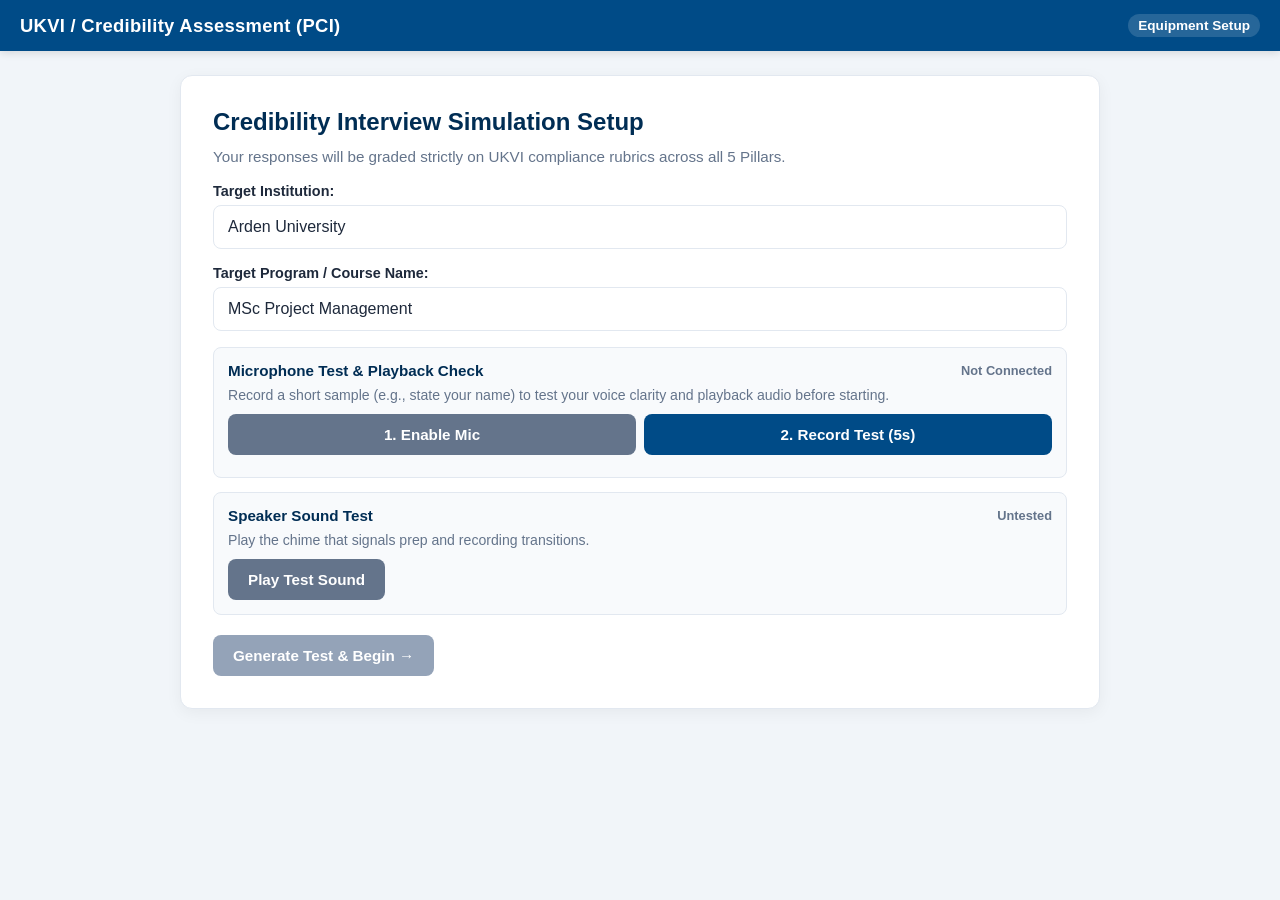
<file: Mock.html>
<!DOCTYPE html>
<html lang="en">
<head>
  <meta charset="UTF-8" />
  <meta name="viewport" content="width=device-width, initial-scale=1.0, maximum-scale=1.0, user-scalable=no" />
  <title>UKVI / PCI AI Mock Assessment & Compliance Evaluator</title>
  <style>
    :root {
      --primary: #004b87;
      --primary-dark: #002d54;
      --accent: #e35205;
      --card-bg: #ffffff;
      --text-main: #1e293b;
      --text-muted: #64748b;
      --success: #10b981;
      --warning: #f59e0b;
      --danger: #ef4444;
      --border: #e2e8f0;
      --font-family: -apple-system, BlinkMacSystemFont, "Segoe UI", Roboto, Helvetica, Arial, sans-serif;
    }

    * {
      box-sizing: border-box;
      margin: 0;
      padding: 0;
      font-family: var(--font-family);
      -webkit-tap-highlight-color: transparent;
    }

    body {
      background: #f1f5f9;
      color: var(--text-main);
      min-height: 100vh;
      display: flex;
      flex-direction: column;
      overflow-x: hidden;
    }

    header {
      background: var(--primary);
      color: #fff;
      padding: 14px 20px;
      display: flex;
      justify-content: space-between;
      align-items: center;
      box-shadow: 0 2px 8px rgba(0,0,0,0.12);
      position: sticky;
      top: 0;
      z-index: 100;
    }

    .brand-title {
      font-size: 1rem;
      font-weight: 700;
      letter-spacing: 0.3px;
      white-space: nowrap;
      overflow: hidden;
      text-overflow: ellipsis;
      max-width: 60%;
    }

    .header-timer {
      font-size: 0.85rem;
      font-weight: 600;
      background: rgba(255,255,255,0.15);
      padding: 4px 10px;
      border-radius: 20px;
      white-space: nowrap;
    }

    .container {
      max-width: 960px;
      margin: 16px auto;
      padding: 0 12px;
      width: 100%;
      flex: 1;
    }

    .card {
      background: var(--card-bg);
      border-radius: 12px;
      box-shadow: 0 4px 16px rgba(0,0,0,0.05);
      border: 1px solid var(--border);
      padding: 20px 16px;
    }

    @media (min-width: 768px) {
      .card {
        padding: 32px;
      }
      .brand-title {
        font-size: 1.15rem;
        max-width: none;
      }
      .container {
        margin: 24px auto;
        padding: 0 20px;
      }
    }

    .screen {
      display: none;
    }
    .screen.active {
      display: block;
    }

    h1, h2, h3 {
      color: var(--primary-dark);
      margin-bottom: 10px;
      font-size: 1.25rem;
    }
    @media (min-width: 768px) {
      h1, h2, h3 { font-size: 1.5rem; }
    }

    p {
      color: var(--text-muted);
      line-height: 1.5;
      margin-bottom: 14px;
      font-size: 0.95rem;
    }

    .btn {
      background: var(--primary);
      color: #fff;
      border: none;
      padding: 12px 20px;
      font-size: 0.95rem;
      font-weight: 600;
      border-radius: 8px;
      cursor: pointer;
      display: inline-flex;
      align-items: center;
      justify-content: center;
      gap: 8px;
      transition: background 0.2s, opacity 0.2s;
      width: 100%;
      text-align: center;
    }
    @media (min-width: 768px) {
      .btn { width: auto; }
    }

    .btn:disabled {
      background: #94a3b8;
      cursor: not-allowed;
    }

    .btn:hover:not(:disabled) {
      background: var(--primary-dark);
    }

    .btn-secondary {
      background: #64748b;
    }
    .btn-secondary:hover:not(:disabled) {
      background: #475569;
    }

    .form-group {
      margin-bottom: 16px;
    }

    label {
      display: block;
      font-weight: 700;
      margin-bottom: 6px;
      color: var(--text-main);
      font-size: 0.9rem;
    }

    input[type="text"] {
      width: 100%;
      padding: 12px 14px;
      border: 1px solid var(--border);
      border-radius: 8px;
      font-size: 1rem;
      background: #fff;
      color: var(--text-main);
      outline: none;
      -webkit-appearance: none;
    }

    input[type="text"]:focus {
      border-color: var(--primary);
      box-shadow: 0 0 0 3px rgba(0,75,135,0.1);
    }

    .check-step-card {
      border: 1px solid var(--border);
      border-radius: 8px;
      padding: 14px;
      margin-bottom: 14px;
      background: #f8fafc;
    }

    .check-step-header {
      display: flex;
      justify-content: space-between;
      align-items: center;
      margin-bottom: 6px;
      font-weight: 700;
      color: var(--primary-dark);
      font-size: 0.95rem;
    }

    .mic-indicator-bar-container {
      width: 100%;
      height: 12px;
      background: #e2e8f0;
      border-radius: 6px;
      overflow: hidden;
      margin-top: 8px;
    }

    .mic-indicator-bar {
      height: 100%;
      width: 0%;
      background: var(--success);
      transition: width 0.08s ease;
    }

    .exam-nav {
      display: flex;
      justify-content: space-between;
      align-items: center;
      border-bottom: 2px solid var(--border);
      padding-bottom: 10px;
      margin-bottom: 14px;
      flex-wrap: wrap;
      gap: 6px;
    }

    .q-indicator {
      font-size: 0.85rem;
      font-weight: 700;
      color: var(--primary);
      background: #e0f2fe;
      padding: 4px 10px;
      border-radius: 6px;
    }

    .q-category {
      font-size: 0.75rem;
      font-weight: 600;
      text-transform: uppercase;
      color: #64748b;
    }

    .set-tag {
      font-size: 0.7rem;
      background: #e2e8f0;
      color: #475569;
      padding: 2px 6px;
      border-radius: 4px;
      font-weight: 600;
      margin-left: 6px;
    }

    .instruction-banner {
      font-weight: 500;
      font-size: 0.88rem;
      color: #475569;
      margin-bottom: 12px;
      line-height: 1.4;
    }

    .q-text-box {
      background: #f8fafc;
      border-left: 4px solid var(--primary);
      padding: 14px;
      border-radius: 0 8px 8px 0;
      margin-bottom: 16px;
      font-size: 1.05rem;
      font-weight: 600;
      color: #0f172a;
      line-height: 1.4;
    }
    @media (min-width: 768px) {
      .q-text-box { font-size: 1.2rem; padding: 18px; }
    }

    .status-panel {
      border: 1px solid var(--border);
      background: #ffffff;
      border-radius: 8px;
      padding: 14px;
      margin-bottom: 16px;
      display: flex;
      flex-direction: column;
      gap: 10px;
    }

    .status-header {
      display: flex;
      justify-content: space-between;
      align-items: center;
      font-weight: 700;
      font-size: 0.95rem;
    }

    .status-badge {
      display: flex;
      align-items: center;
      gap: 8px;
    }

    .pulse-dot {
      width: 10px;
      height: 10px;
      border-radius: 50%;
      background: var(--text-muted);
    }
    .pulse-dot.prep {
      background: var(--warning);
      animation: pulse 1s infinite;
    }
    .pulse-dot.recording {
      background: var(--danger);
      animation: pulse 0.7s infinite;
    }
    .pulse-dot.finished {
      background: var(--success);
    }

    @keyframes pulse {
      0% { opacity: 0.4; transform: scale(0.9); }
      50% { opacity: 1; transform: scale(1.1); }
      100% { opacity: 0.4; transform: scale(0.9); }
    }

    .progress-bar-container {
      width: 100%;
      height: 8px;
      background: #e2e8f0;
      border-radius: 4px;
      overflow: hidden;
    }

    .progress-bar {
      height: 100%;
      width: 0%;
      background: var(--primary);
      transition: width 0.1s linear;
    }

    .progress-bar.recording {
      background: var(--danger);
    }

    .transcript-box {
      background: #f8fafc;
      border: 1px solid var(--border);
      border-radius: 8px;
      padding: 12px;
      margin-bottom: 16px;
      min-height: 80px;
      max-height: 150px;
      overflow-y: auto;
      font-size: 0.95rem;
      color: #1e293b;
      line-height: 1.5;
    }

    .controls-row {
      display: flex;
      flex-direction: column;
      gap: 10px;
    }
    @media (min-width: 768px) {
      .controls-row {
        flex-direction: row;
        justify-content: space-between;
        align-items: center;
      }
    }

    /* EVALUATION RESULTS STYLING */
    .verdict-banner {
      padding: 16px;
      border-radius: 8px;
      margin-bottom: 20px;
      display: flex;
      flex-direction: column;
      gap: 10px;
      color: #fff;
    }
    @media (min-width: 768px) {
      .verdict-banner {
        flex-direction: row;
        align-items: center;
        justify-content: space-between;
        padding: 20px;
      }
    }
    .verdict-pass {
      background: linear-gradient(135deg, #059669, #10b981);
    }
    .verdict-borderline {
      background: linear-gradient(135deg, #d97706, #f59e0b);
    }
    .verdict-fail {
      background: linear-gradient(135deg, #b91c1c, #ef4444);
    }

    .auto-fail-box {
      background: #fef2f2;
      border: 2px solid #ef4444;
      border-radius: 8px;
      padding: 14px;
      margin-bottom: 20px;
      color: #991b1b;
      font-size: 0.9rem;
    }

    .rubric-grid {
      display: grid;
      grid-template-columns: 1fr;
      gap: 12px;
      margin: 16px 0;
    }
    @media (min-width: 640px) {
      .rubric-grid {
        grid-template-columns: repeat(auto-fit, minmax(260px, 1fr));
        gap: 16px;
      }
    }

    .rubric-card {
      border: 1px solid var(--border);
      border-radius: 8px;
      padding: 14px;
      background: #f8fafc;
    }

    .rubric-header {
      display: flex;
      justify-content: space-between;
      align-items: center;
      margin-bottom: 6px;
      font-weight: 700;
    }

    .pill-pass {
      background: #dcfce7;
      color: #15803d;
      padding: 2px 6px;
      border-radius: 4px;
      font-size: 0.7rem;
      font-weight: 700;
      text-transform: uppercase;
    }
    .pill-borderline {
      background: #fef3c7;
      color: #b45309;
      padding: 2px 6px;
      border-radius: 4px;
      font-size: 0.7rem;
      font-weight: 700;
      text-transform: uppercase;
    }
    .pill-fail {
      background: #fee2e2;
      color: #b91c1c;
      padding: 2px 6px;
      border-radius: 4px;
      font-size: 0.7rem;
      font-weight: 700;
      text-transform: uppercase;
    }

    .eval-card {
      border: 1px solid var(--border);
      border-radius: 8px;
      padding: 14px;
      margin-bottom: 14px;
      background: #fff;
    }

    .eval-card-header {
      display: flex;
      justify-content: space-between;
      align-items: flex-start;
      margin-bottom: 8px;
      font-weight: 700;
      flex-wrap: wrap;
      gap: 6px;
      font-size: 0.9rem;
    }

    .subtier-badge {
      font-size: 0.78rem;
      color: #475569;
      background: #f1f5f9;
      padding: 4px 8px;
      border-radius: 4px;
      margin-top: 6px;
      display: inline-block;
      line-height: 1.4;
    }

    .benchmark-box {
      background: #f0fdf4;
      border-left: 4px solid var(--success);
      padding: 10px;
      font-size: 0.85rem;
      color: #166534;
      margin-top: 10px;
      border-radius: 0 4px 4px 0;
      line-height: 1.4;
    }

    audio {
      margin-top: 8px;
      width: 100%;
      height: 36px;
    }

    .results-btn-group {
      display: flex;
      flex-direction: column;
      gap: 10px;
      margin-top: 20px;
    }
    @media (min-width: 768px) {
      .results-btn-group {
        flex-direction: row;
      }
    }
  </style>
</head>
<body>

  <header>
    <div class="brand-title" id="header-title">UKVI / Credibility Assessment (PCI)</div>
    <div class="header-timer" id="global-status">Equipment Setup</div>
  </header>

  <div class="container">
    <div class="card">

      <!-- STEP 1: Institution & Audio Authorization Setup -->
      <div id="screen-setup" class="screen active">
        <h2>Credibility Interview Simulation Setup</h2>
        <p>Your responses will be graded strictly on UKVI compliance rubrics across all 5 Pillars.</p>

        <div class="form-group">
          <label for="university-input">Target Institution:</label>
          <input type="text" id="university-input" value="Arden University" placeholder="e.g. Arden University" />
        </div>

        <div class="form-group">
          <label for="course-input">Target Program / Course Name:</label>
          <input type="text" id="course-input" value="MSc Project Management" placeholder="e.g. MSc Data Analytics" />
        </div>

        <!-- Mic Check & Playback Test -->
        <div class="check-step-card">
          <div class="check-step-header">
            <span>Microphone Test & Playback Check</span>
            <span id="mic-status-badge" style="color: var(--text-muted); font-size: 0.8rem;">Not Connected</span>
          </div>
          <p style="font-size: 0.88rem; margin-bottom: 8px;">Record a short sample (e.g., state your name) to test your voice clarity and playback audio before starting.</p>
          
          <div style="display: flex; gap: 8px; flex-wrap: wrap; margin-bottom: 8px;">
            <button class="btn btn-secondary" id="grant-mic-btn" onclick="requestMicPermission()" style="flex:1;">1. Enable Mic</button>
            <button class="btn btn-secondary" id="test-record-btn" disabled onclick="toggleTestRecording()" style="flex:1; background: var(--primary);">2. Record Test (5s)</button>
          </div>
          
          <div class="mic-indicator-bar-container" id="mic-meter-wrapper" style="display: none;">
            <div class="mic-indicator-bar" id="mic-meter"></div>
          </div>

          <div id="playback-container" style="display: none; margin-top: 10px;">
            <p style="font-size: 0.82rem; margin-bottom: 4px; color: var(--primary-dark); font-weight: 600;">3. Listen to your recorded test audio:</p>
            <audio id="test-audio-playback" controls></audio>
          </div>
        </div>

        <!-- Speaker Check -->
        <div class="check-step-card">
          <div class="check-step-header">
            <span>Speaker Sound Test</span>
            <span id="sound-status-badge" style="color: var(--text-muted); font-size: 0.8rem;">Untested</span>
          </div>
          <p style="font-size: 0.88rem; margin-bottom: 8px;">Play the chime that signals prep and recording transitions.</p>
          <button class="btn btn-secondary" onclick="testSpeakerSound()">Play Test Sound</button>
        </div>

        <div style="margin-top: 20px;">
          <button class="btn" id="start-exam-btn" disabled onclick="startInterview()">Generate Test & Begin &rarr;</button>
        </div>
      </div>

      <!-- STEP 2: Unified Interview Viewport -->
      <div id="screen-exam" class="screen">
        <div class="exam-nav">
          <span class="q-indicator" id="q-number-display">Question 1 of 10</span>
          <div>
            <span class="q-category" id="q-category-display">Category</span>
            <span class="set-tag" id="q-set-display">Set 1</span>
          </div>
        </div>

        <div class="instruction-banner">
          Read the question. You have 8 seconds to prepare. When recording starts, speak clearly into your mobile microphone.
        </div>

        <div class="q-text-box" id="q-text-display">Question loading...</div>

        <div class="status-panel">
          <div class="status-header">
            <div class="status-badge">
              <div class="pulse-dot" id="status-dot"></div>
              <span id="status-label">Preparation Time</span>
            </div>
            <div id="countdown-text" style="font-family: monospace; font-size: 1.1rem;">00:08</div>
          </div>
          <div class="progress-bar-container">
            <div class="progress-bar" id="status-progress"></div>
          </div>
        </div>

        <div style="font-weight: 600; font-size: 0.82rem; color: #64748b; margin-bottom: 4px;">Live Audio Transcription:</div>
        <div class="transcript-box" id="live-transcript">
          <span style="color: #94a3b8; font-style: italic;">Your spoken answer will appear here live...</span>
        </div>

        <div class="controls-row">
          <button class="btn btn-secondary" onclick="skipPreparation()" id="skip-prep-btn">Skip Prep & Start</button>
          <button class="btn" onclick="submitAndNext()" id="next-btn">Next Question &rarr;</button>
        </div>
      </div>

      <!-- STEP 3: Evaluation & Rubric Diagnostic Report -->
      <div id="screen-results" class="screen">
        <h2>PCI Credibility Assessment Outcome</h2>
        <p>Comprehensive performance review based on UKVI compliance standards.</p>

        <!-- Final Verdict Banner -->
        <div id="final-verdict-banner" class="verdict-banner">
          <div>
            <h3 id="verdict-title" style="color: #fff; margin: 0 0 4px 0; font-size: 1.1rem;">INTERVIEW VERDICT</h3>
            <p id="verdict-desc" style="color: rgba(255,255,255,0.9); margin: 0; font-size: 0.88rem;">Assessing performance...</p>
          </div>
          <div style="font-size: 2rem; font-weight: 800;" id="verdict-score">0%</div>
        </div>

        <!-- Automatic Fail Trigger Box -->
        <div id="auto-fail-container" class="auto-fail-box" style="display: none;">
          <h4 style="margin-bottom: 4px; font-size: 0.95rem;">🚨 Automatic Fail / Compliance Refusal Triggered</h4>
          <ul id="auto-fail-reasons" style="padding-left: 18px; font-size: 0.85rem; line-height: 1.4;"></ul>
        </div>

        <!-- 5 Pillars Breakdown Grid -->
        <h3 style="margin-top: 20px; font-size: 1.1rem;">5 Core Evaluation Pillars</h3>
        <div class="rubric-grid" id="rubric-pillars-grid"></div>

        <h3 style="margin-top: 24px; font-size: 1.1rem;">Detailed Question Breakdown</h3>
        <div id="evaluation-list"></div>

        <div class="results-btn-group">
          <button class="btn" onclick="restartTest()">Retake New Test</button>
          <button class="btn btn-secondary" onclick="window.print()">Print / Save PDF</button>
        </div>
      </div>

    </div>
  </div>

  <script>
    const QUESTION_SETS = {
      1: [
        {
          num: 1,
          pillarId: 1,
          category: "Academic Intent",
          question: "What primary academic and professional factors motivated your decision to pursue higher education in the United Kingdom rather than in your home country or other global destinations?",
          passKeywords: ["one-year", "1 year", "master", "globally recognized", "curriculum", "fast-track", "career progression", "roi", "quality"],
          borderlineKeywords: ["ranking", "good country", "english", "better education", "reputation"],
          failKeywords: ["earn money", "settle", "work permit", "migrate", "stay there"],
          modelAnswer: "The UK offers an intensive, globally recognized one-year postgraduate degree compared to multi-year programs elsewhere. It combines academic rigor with industry-led frameworks, allowing me to accelerate my career progression and achieve a faster return on investment."
        },
        {
          num: 2,
          pillarId: 2,
          category: "Institutional Choice",
          question: "What specific institutional attributes led you to prioritize {university} over other higher education providers you evaluated?",
          passKeywords: ["facilities", "faculty", "flexible", "curriculum", "support", "tuition value", "accreditation", "compared"],
          borderlineKeywords: ["ranking", "good", "friend recommended", "nice university"],
          failKeywords: ["agent chose", "agent told me", "easy admission"],
          modelAnswer: "I chose {university} due to its career-focused pedagogy, industry-aligned syllabus, dedicated academic support, and competitive tuition value compared to other UK institutions I evaluated."
        },
        {
          num: 3,
          pillarId: 2,
          category: "Curriculum Alignment",
          question: "How does the structure and academic curriculum of your chosen program align with your professional learning objectives?",
          passKeywords: ["modules", "syllabus", "credits", "project", "frameworks", "practical", "strategy", "dissertation"],
          borderlineKeywords: ["study hard", "learn business", "gain knowledge"],
          failKeywords: ["don't know", "haven't checked", "agent decided"],
          modelAnswer: "The curriculum of {course} is structured around core practical modules that directly address industry skill demands, bridging my foundational knowledge with advanced methodologies required for senior roles."
        },
        {
          num: 4,
          pillarId: 3,
          category: "Funding & Sponsorship",
          question: "How do you intend to fund your tuition fees and living expenses, and could you outline the occupation and annual income of your financial sponsor?",
          passKeywords: ["pounds", "£", "tuition", "sponsor", "annual income", "occupation", "savings", "bank", "28 days", "funds"],
          borderlineKeywords: ["family", "father", "money is ready", "loan"],
          failKeywords: ["work part time to pay tuition", "part-time job", "will find job to pay", "don't know the fees"],
          modelAnswer: "My tuition fees and maintenance expenses are fully covered by my primary sponsor, who works as a senior professional with an annual income that comfortably supports my studies, held in an official bank account fulfilling UKVI 28-day holding rules."
        },
        {
          num: 5,
          pillarId: 3,
          category: "Accommodation Strategy",
          question: "What specific accommodation arrangements have you secured for your stay, and how will this environment support your academic focus and personal well-being?",
          passKeywords: ["student accommodation", "halls", "rent", "bills", "location", "commute", "private apartment", "deposit", "quiet"],
          borderlineKeywords: ["stay with friends", "hotel", "will search later"],
          failKeywords: ["no idea", "anywhere", "don't have place"],
          modelAnswer: "I have arranged accommodation near the campus with dedicated quiet study zones and high-speed internet, ensuring a secure living space with minimal commute time to maximize my academic focus."
        },
        {
          num: 6,
          pillarId: 5,
          category: "Time Management",
          question: "What systematic time-management techniques will you utilize to effectively balance your academic workload with personal responsibilities?",
          passKeywords: ["time-blocking", "planner", "prioritization", "deadlines", "hours", "schedule", "independent study"],
          borderlineKeywords: ["hard work", "focus", "manage well"],
          failKeywords: ["no plan", "free time"],
          modelAnswer: "I utilize digital planning tools and time-blocking techniques to allocate 35-40 hours weekly for lectures and independent research, prioritizing assessment milestones well in advance."
        },
        {
          num: 7,
          pillarId: 4,
          category: "Long-Term Career Pathways",
          question: "What are your defined career goals following graduation, and how does this specific qualification facilitate that trajectory?",
          passKeywords: ["return", "home country", "manager", "consultant", "firm", "role", "salary", "progression", "5 years"],
          borderlineKeywords: ["get a job", "work hard", "good salary"],
          failKeywords: ["stay in uk permanently", "pr", "settlement", "never go back"],
          modelAnswer: "Post-graduation, I plan to return to my home country to assume a managerial role within reputable multinational corporations, where a UK postgraduate credential commands a significant salary premium."
        },
        {
          num: 8,
          pillarId: 1,
          category: "Professional Networking",
          question: "What proactive strategies will you employ to build meaningful professional networks and industry connections during your time in the UK?",
          passKeywords: ["workshops", "guest lectures", "societies", "industry", "linkedin", "seminars", "collaborate"],
          borderlineKeywords: ["meet people", "make friends"],
          failKeywords: ["not interested", "none"],
          modelAnswer: "I plan to actively participate in institutional networking sessions, guest speaker events, and relevant student associations to build enduring connections with peers and industry practitioners."
        },
        {
          num: 9,
          pillarId: 5,
          category: "Cultural Adaptation",
          question: "Could you provide an example of an experience where you successfully adapted to an unfamiliar cultural or social environment?",
          passKeywords: ["diverse", "team", "communication", "adapt", "collaboration", "respect", "cultural", "experience"],
          borderlineKeywords: ["easy", "no problem", "friendly"],
          failKeywords: ["never", "don't like other cultures"],
          modelAnswer: "During my previous academic and professional projects, I collaborated within culturally diverse teams, where active listening and cultural empathy enabled us to deliver high-quality outcomes smoothly."
        },
        {
          num: 10,
          pillarId: 1,
          category: "Influential Literature & Media",
          question: "Could you discuss a significant book, film, or piece of media that has critically influenced your worldview or professional philosophy?",
          passKeywords: ["leadership", "management", "strategy", "discipline", "mindset", "book", "article", "philosophy"],
          borderlineKeywords: ["movies", "internet", "good book"],
          failKeywords: ["none", "don't read"],
          modelAnswer: "Reading influential strategic management literature helped shape my analytical problem-solving mindset, reinforcing the value of data-driven decisions and resilient leadership."
        }
      ],
      2: [
        {
          num: 1,
          pillarId: 1,
          category: "Formative Milestones",
          question: "Which key personal or professional experiences most significantly influenced your ambition to pursue this course of study in the UK?",
          passKeywords: ["undergraduate", "bachelor", "work experience", "project", "milestone", "specialization", "gap", "skills"],
          borderlineKeywords: ["wanted to study", "always interested"],
          failKeywords: ["free time", "agent advised me"],
          modelAnswer: "My ambition was sparked during my undergraduate studies and industry experience, where I recognized that advanced postgraduate specialization in the UK would equip me with global best practices."
        },
        {
          num: 2,
          pillarId: 2,
          category: "Arden’s Strengths",
          question: "Which particular strengths and academic facilities of {university} most directly influenced your final enrollment decision?",
          passKeywords: ["faculty", "portal", "digital", "curriculum", "support", "career", "applied", "accreditation"],
          borderlineKeywords: ["good university", "affordable", "location"],
          failKeywords: ["easy visa", "agent applied"],
          modelAnswer: "{university} stands out for its high-caliber faculty with direct industry experience, accessible digital learning infrastructure, and dedicated career guidance services."
        },
        {
          num: 3,
          pillarId: 2,
          category: "Key Modules",
          question: "Which specific modules or academic components of the syllabus are you most eager to study, and why?",
          passKeywords: ["module", "analytics", "strategy", "project management", "finance", "dissertation", "skills", "syllabus"],
          borderlineKeywords: ["all subjects", "general knowledge"],
          failKeywords: ["haven't seen syllabus", "don't remember"],
          modelAnswer: "I am most eager to study the core analytical and strategic modules within {course}, as they provide actionable frameworks for solving complex organizational challenges."
        },
        {
          num: 4,
          pillarId: 3,
          category: "UKVI Financial Compliance",
          question: "What research have you conducted regarding UKVI financial requirements, and how will you ensure full compliance with these regulations?",
          passKeywords: ["28 days", "holding period", "tuition", "maintenance", "bank statement", "funds", "compliance", "ukvi"],
          borderlineKeywords: ["have enough money", "ready"],
          failKeywords: ["will work part-time to survive", "borrow from friends in uk"],
          modelAnswer: "I have researched UKVI financial guidelines thoroughly. All required tuition fees and monthly maintenance funds have been maintained in an eligible bank account for over 28 consecutive days."
        },
        {
          num: 5,
          pillarId: 3,
          category: "Contingency Planning",
          question: "What financial contingency measures do you have in place to manage unforeseen expenses or emergencies during your stay in the UK?",
          passKeywords: ["emergency reserve", "sponsor", "ihs", "healthcare", "savings", "backup funds", "unforeseen"],
          borderlineKeywords: ["ask parents", "manage somehow"],
          failKeywords: ["public funds", "government benefits", "work overtime unlawfully"],
          modelAnswer: "My sponsor has established an emergency reserve fund in addition to my primary maintenance funds, and I have paid the Immigration Health Surcharge to cover medical contingencies."
        },
        {
          num: 6,
          pillarId: 3,
          category: "Work Regulations Awareness",
          question: "What is your understanding of the statutory working hour limitations and visa restrictions governing international students in the UK?",
          passKeywords: ["20 hours", "term-time", "full-time", "vacation", "no self-employment", "no public funds", "compliance"],
          borderlineKeywords: ["part time work", "can work"],
          failKeywords: ["unlimited hours", "can work full time term time", "deliveroo self employed"],
          modelAnswer: "Under Student Visa regulations, I am permitted to work a maximum of 20 hours per week during term time and full-time during official vacation periods. I cannot be self-employed or claim public funds."
        },
        {
          num: 7,
          pillarId: 4,
          category: "Post-Graduation Intentions",
          question: "What are your immediate plans upon course completion regarding returning to your home country, remaining in the UK, or relocating internationally?",
          passKeywords: ["return", "home country", "career", "corporate", "firms", "apply knowledge", "leadership"],
          borderlineKeywords: ["graduate route", "look for opportunities"],
          failKeywords: ["stay in uk forever", "asylum", "never return home"],
          modelAnswer: "Upon completion, my immediate plan is to return to my home market to leverage my UK degree for leadership positions within top-tier national and multinational firms."
        },
        {
          num: 8,
          pillarId: 4,
          category: "Employability & ROI",
          question: "How will the skills acquired through this program enhance your long-term employability and career progression in your home market?",
          passKeywords: ["roi", "salary", "competitive edge", "promotions", "market demand", "senior", "leadership"],
          borderlineKeywords: ["good job", "earn more"],
          failKeywords: ["no idea", "degree doesn't matter"],
          modelAnswer: "The international exposure and rigorous analytical skills acquired will give me a significant competitive edge, allowing me to access senior-level vacancies with premium remuneration."
        },
        {
          num: 9,
          pillarId: 5,
          category: "Social Integration",
          question: "How do you plan to engage with the university community and establish a supportive social network while living in the UK?",
          passKeywords: ["societies", "campus", "study groups", "events", "orientation", "community", "peers"],
          borderlineKeywords: ["talk to people", "make friends"],
          failKeywords: ["stay alone", "not interested"],
          modelAnswer: "I plan to participate in student societies, academic study circles, and campus orientation events to foster a collaborative and diverse peer support network."
        },
        {
          num: 10,
          pillarId: 1,
          category: "Academic Resilience",
          question: "Could you describe a significant academic challenge you have encountered in the past and explain the methodology you used to overcome it?",
          passKeywords: ["methodology", "challenge", "consulted", "structured study", "perseverance", "solution", "improved"],
          borderlineKeywords: ["studied hard", "passed"],
          failKeywords: ["paid someone to do it", "cheated"],
          modelAnswer: "When faced with complex quantitative coursework previously, I broke the syllabus into manageable daily goals, consulted professors during office hours, and achieved top marks."
        }
      ],
      3: [
        {
          num: 1,
          pillarId: 1,
          category: "Global Perspective",
          question: "In what ways do you anticipate that studying within the UK higher education system will broaden your global perspective?",
          passKeywords: ["multicultural", "global standards", "diverse viewpoints", "cross-cultural", "international", "collaboration"],
          borderlineKeywords: ["meet foreigners", "travel"],
          failKeywords: ["only work", "nothing special"],
          modelAnswer: "Studying in the UK provides direct exposure to multicultural viewpoints and global academic standards, enriching my strategic problem-solving capabilities."
        },
        {
          num: 2,
          pillarId: 2,
          category: "Alternative Universities",
          question: "Which other institutions did you evaluate during your initial research, and what criteria led you to finalize your choice?",
          passKeywords: ["evaluated", "compared", "criteria", "curriculum", "tuition", "location", "leeds", "coventry", "manchester", "birmingham"],
          borderlineKeywords: ["saw other universities", "chose this one"],
          failKeywords: ["agent applied to random ones", "did not research"],
          modelAnswer: "I evaluated alternatives like Coventry and University of Hertfordshire, but finalized {university} due to its specific curriculum design, tuition structure, and focus on practical application."
        },
        {
          num: 3,
          pillarId: 2,
          category: "Pedagogy & Faculty",
          question: "How do the teaching methodology, faculty expertise, and delivery model of this program support your preferred learning style?",
          passKeywords: ["interactive", "case studies", "practical", "faculty expertise", "seminars", "hands-on", "learning style"],
          borderlineKeywords: ["lectures", "teachers"],
          failKeywords: ["don't care", "just need certificate"],
          modelAnswer: "The program uses interactive seminars and case-study pedagogy, which aligns with my hands-on learning style and allows me to apply theory directly to real-world scenarios."
        },
        {
          num: 4,
          pillarId: 5,
          category: "English Language Preparation",
          question: "What concrete steps have you taken to enhance your English language proficiency in preparation for academic study in the UK?",
          passKeywords: ["ielts", "academic reading", "journals", "writing", "speaking", "proficiency", "practice"],
          borderlineKeywords: ["watch movies", "english ok"],
          failKeywords: ["someone gave test for me", "proxy"],
          modelAnswer: "I have prepared through standardized language proficiency assessments, extensive reading of academic journals, and formal writing practice to ensure fluent academic performance."
        },
        {
          num: 5,
          pillarId: 3,
          category: "Immigration History",
          question: "Have you ever received an entry clearance or visa refusal for any country, and if applicable, what were the official grounds provided?",
          passKeywords: ["refusal", "clean record", "disclosure", "compliance", "genuine", "honest", "no refusals"],
          borderlineKeywords: ["never had issue", "all good"],
          failKeywords: ["hide refusal", "lied on application"],
          modelAnswer: "I have maintained a clean international travel record with no prior visa refusals to the UK or any other destination, remaining fully committed to immigration compliance."
        },
        {
          num: 6,
          pillarId: 4,
          category: "Necessity of UK Work Experience",
          question: "Do you consider practical work experience within the UK essential for your career development, or do you intend to seek exposure elsewhere?",
          passKeywords: ["academic priority", "graduate route optional", "home country focus", "long-term", "career"],
          borderlineKeywords: ["maybe work", "gain experience"],
          failKeywords: ["must work in uk to survive", "won't return home without job"],
          modelAnswer: "My primary focus is academic achievement. While the Graduate Route offers valuable post-study exposure, my long-term career progression is centered in my home country's market."
        },
        {
          num: 7,
          pillarId: 4,
          category: "Professional & Cultural Value of Work",
          question: "How might practical or part-time work experience in the UK contribute to your cultural adaptation and broader professional development?",
          passKeywords: ["workplace etiquette", "communication", "time management", "professionalism", "permitted hours"],
          borderlineKeywords: ["earn money", "talk to people"],
          failKeywords: ["full time work", "cash in hand jobs"],
          modelAnswer: "Part-time work within permitted visa limits allows students to understand British workplace etiquette, build teamwork skills, and adapt faster to everyday professional environments."
        },
        {
          num: 8,
          pillarId: 4,
          category: "Societal & Community Contribution",
          question: "How do you intend to apply the knowledge and international perspective gained in the UK to benefit your local community or industry?",
          passKeywords: ["knowledge transfer", "mentorship", "local industry", "best practices", "economic development"],
          borderlineKeywords: ["help people", "do good work"],
          failKeywords: ["not going back", "don't care"],
          modelAnswer: "I plan to implement international operational standards in my local industry upon my return, mentoring young professionals and contributing to economic efficiency."
        },
        {
          num: 9,
          pillarId: 5,
          category: "Cultural Exploration",
          question: "Aside from your academic pursuits, which cultural or culinary experiences in the UK are you interested in exploring to aid your social integration?",
          passKeywords: ["landmarks", "museums", "historical sites", "diversity", "heritage", "cuisine", "integration"],
          borderlineKeywords: ["places", "food"],
          failKeywords: ["nothing", "only stay home"],
          modelAnswer: "I look forward to visiting historical landmarks, exploring renowned museums, and experiencing the UK's regional diversity to foster a broad cultural appreciation."
        },
        {
          num: 10,
          pillarId: 1,
          category: "Personal Fulfillment",
          question: "Could you share a meaningful personal accomplishment or experience that provided you with a deep sense of fulfillment and resilience?",
          passKeywords: ["accomplishment", "resilience", "leadership", "perseverance", "milestone", "community", "success"],
          borderlineKeywords: ["did a good job", "finished school"],
          failKeywords: ["nothing", "no accomplishment"],
          modelAnswer: "Leading a challenging community project under tight constraints taught me perseverance, strategic coordination, and the fulfillment of seeing collaborative efforts succeed."
        }
      ]
    };

    // State
    let randomizedQuestions = [];
    let currentIndex = 0;
    let phase = 'idle';
    let timerInterval = null;
    let timeLeft = 0;
    let totalPhaseDuration = 0;
    let userResponses = [];

    // Hardware Audio & Media
    let globalAudioStream = null;
    let audioContext = null;
    let analyserNode = null;
    let animationFrameId = null;
    let micGranted = false;
    let mediaRecorder = null;
    let currentChunks = [];
    let currentAudioUrl = null;

    // Setup Test Recording State
    let testMediaRecorder = null;
    let testChunks = [];
    let isTestRecording = false;

    // Web Speech API instance
    let recognition = null;
    let isRecognizing = false;
    let liveTranscriptText = "";

    // Beep Tone
    function playBeep(freq = 880, duration = 250) {
      try {
        const ctx = audioContext || new (window.AudioContext || window.webkitAudioContext)();
        if (ctx.state === 'suspended') ctx.resume();
        const osc = ctx.createOscillator();
        const gain = ctx.createGain();
        osc.connect(gain);
        gain.connect(ctx.destination);
        osc.frequency.value = freq;
        osc.start();
        gain.gain.setValueAtTime(0.8, ctx.currentTime);
        gain.gain.exponentialRampToValueAtTime(0.001, ctx.currentTime + duration/1000);
        osc.stop(ctx.currentTime + duration/1000);
      } catch (e) {
        console.warn("Audio Context playback restricted or blocked.", e);
      }
    }

    // Mic & Setup Test Audio
    async function requestMicPermission() {
      try {
        globalAudioStream = await navigator.mediaDevices.getUserMedia({ 
          audio: {
            echoCancellation: true,
            noiseSuppression: true,
            autoGainControl: true
          } 
        });
        micGranted = true;

        document.getElementById('mic-status-badge').textContent = '✓ Connected';
        document.getElementById('mic-status-badge').style.color = 'var(--success)';
        document.getElementById('grant-mic-btn').textContent = 'Mic Verified';
        document.getElementById('grant-mic-btn').disabled = true;
        document.getElementById('test-record-btn').disabled = false;
        document.getElementById('mic-meter-wrapper').style.display = 'block';

        audioContext = new (window.AudioContext || window.webkitAudioContext)();
        const source = audioContext.createMediaStreamSource(globalAudioStream);
        analyserNode = audioContext.createAnalyser();
        analyserNode.fftSize = 256;
        source.connect(analyserNode);

        visualizeMicInput();
        checkReadyToStart();
      } catch (err) {
        alert("Microphone access was denied or is unsupported on this browser/device. Please check permissions.");
      }
    }

    function toggleTestRecording() {
      const btn = document.getElementById('test-record-btn');
      const playbackContainer = document.getElementById('playback-container');
      const audioPlayback = document.getElementById('test-audio-playback');

      if (!isTestRecording) {
        // Start 5-second test recording
        testChunks = [];
        try {
          testMediaRecorder = new MediaRecorder(globalAudioStream);
          testMediaRecorder.ondataavailable = (e) => testChunks.push(e.data);
          testMediaRecorder.onstop = () => {
            const blob = new Blob(testChunks, { type: 'audio/webm' });
            audioPlayback.src = URL.createObjectURL(blob);
            playbackContainer.style.display = 'block';
            btn.textContent = '2. Record Test (5s)';
            btn.style.background = 'var(--primary)';
            isTestRecording = false;
          };
          testMediaRecorder.start();
          isTestRecording = true;
          btn.textContent = 'Recording... (Speak Now)';
          btn.style.background = 'var(--danger)';

          // Auto stop after 5 seconds
          setTimeout(() => {
            if (isTestRecording && testMediaRecorder && testMediaRecorder.state !== 'inactive') {
              testMediaRecorder.stop();
            }
          }, 5000);
        } catch (e) {
          console.warn("Test recording failed:", e);
          isTestRecording = false;
        }
      }
    }

    function visualizeMicInput() {
      const dataArray = new Uint8Array(analyserNode.frequencyBinCount);
      function draw() {
        if (!analyserNode) return;
        analyserNode.getByteFrequencyData(dataArray);
        let sum = 0;
        for (let i = 0; i < dataArray.length; i++) sum += dataArray[i];
        let average = sum / dataArray.length;
        let meterWidth = Math.min(100, Math.round(average * 2.5));
        const meter = document.getElementById('mic-meter');
        if (meter) meter.style.width = meterWidth + '%';
        animationFrameId = requestAnimationFrame(draw);
      }
      draw();
    }

    function testSpeakerSound() {
      playBeep(700, 300);
      document.getElementById('sound-status-badge').textContent = '✓ Sound Tested';
      document.getElementById('sound-status-badge').style.color = 'var(--success)';
      checkReadyToStart();
    }

    function checkReadyToStart() {
      if (micGranted) {
        document.getElementById('start-exam-btn').disabled = false;
      }
    }

    // Question Juggler / Randomizer across the 3 Sets for each question slot (1 to 10)
    function generateRandomSequentialQuestions() {
      const targetUni = document.getElementById('university-input').value.trim() || "Arden University";
      const targetCourse = document.getElementById('course-input').value.trim() || "Postgraduate Program";

      const selected = [];
      const setKeys = [1, 2, 3];

      for (let qNum = 1; qNum <= 10; qNum++) {
        const randomSetId = setKeys[Math.floor(Math.random() * setKeys.length)];
        const rawQ = QUESTION_SETS[randomSetId].find(q => q.num === qNum);

        selected.push({
          num: qNum,
          set: randomSetId,
          pillarId: rawQ.pillarId,
          category: rawQ.category,
          question: rawQ.question.replace(/{university}/g, targetUni).replace(/{course}/g, targetCourse),
          passKeywords: rawQ.passKeywords,
          borderlineKeywords: rawQ.borderlineKeywords,
          failKeywords: rawQ.failKeywords,
          modelAnswer: rawQ.modelAnswer.replace(/{university}/g, targetUni).replace(/{course}/g, targetCourse)
        });
      }
      return selected;
    }

    function startInterview() {
      if (animationFrameId) cancelAnimationFrame(animationFrameId);

      randomizedQuestions = generateRandomSequentialQuestions();
      currentIndex = 0;
      userResponses = [];

      document.getElementById('screen-setup').classList.remove('active');
      document.getElementById('screen-results').classList.remove('active');
      document.getElementById('screen-exam').classList.add('active');
      document.getElementById('global-status').textContent = "Interview in Progress";

      loadQuestion(0);
    }

    function loadQuestion(index) {
      clearInterval(timerInterval);

      if (recognition) {
        try { recognition.abort(); } catch(e){}
        recognition = null;
      }
      isRecognizing = false;
      liveTranscriptText = "";

      const transcriptBox = document.getElementById('live-transcript');
      if (transcriptBox) {
        transcriptBox.innerHTML = '<span style="color: #94a3b8; font-style: italic;">Your spoken answer will appear here live...</span>';
      }

      const q = randomizedQuestions[index];

      const SpeechRecognition = window.SpeechRecognition || window.webkitSpeechRecognition;
      if (SpeechRecognition) {
        recognition = new SpeechRecognition();
        recognition.continuous = true;
        recognition.interimResults = true;
        recognition.maxAlternatives = 1;
        recognition.lang = 'en-GB';

        recognition.onresult = (event) => {
          if (phase !== 'recording') return;
          let freshText = '';
          for (let i = event.resultIndex; i < event.results.length; ++i) {
            freshText += event.results[i][0].transcript;
          }
          if (freshText.trim() !== "") {
            liveTranscriptText = liveTranscriptText ? liveTranscriptText + " " + freshText.trim() : freshText.trim();
            const tBox = document.getElementById('live-transcript');
            if (tBox) {
              tBox.textContent = liveTranscriptText;
              tBox.scrollTop = tBox.scrollHeight;
            }
          }
        };

        recognition.onerror = (event) => {
          console.warn("Speech recognition mobile error notice:", event.error);
        };

        recognition.onend = () => {
          if (phase === 'recording' && isRecognizing) {
            try {
              recognition.start();
            } catch (e) {
              console.warn("Could not restart speech recognition automatically:", e);
            }
          }
        };
      }

      document.getElementById('q-number-display').textContent = `Question ${q.num} of 10`;
      document.getElementById('q-category-display').textContent = q.category;
      document.getElementById('q-set-display').textContent = `Set ${q.set}`;
      document.getElementById('q-text-display').textContent = q.question;

      startPrepPhase(8);
    }

    function startPrepPhase(seconds = 8) {
      phase = 'prep';
      timeLeft = seconds;
      totalPhaseDuration = seconds;

      const dot = document.getElementById('status-dot');
      const label = document.getElementById('status-label');
      const prog = document.getElementById('status-progress');
      const skipBtn = document.getElementById('skip-prep-btn');

      if (dot) dot.className = "pulse-dot prep";
      if (label) label.textContent = "Preparation Time";
      if (prog) prog.className = "progress-bar";
      if (skipBtn) skipBtn.style.display = "inline-flex";

      updateTimerDisplay();

      timerInterval = setInterval(() => {
        timeLeft--;
        updateTimerDisplay();
        if (timeLeft <= 0) {
          clearInterval(timerInterval);
          startRecordingPhase(30);
        }
      }, 1000);
    }

    function skipPreparation() {
      if (phase === 'prep') {
        clearInterval(timerInterval);
        startRecordingPhase(30);
      }
    }

    function startRecordingPhase(seconds = 30) {
      phase = 'recording';
      timeLeft = seconds;
      totalPhaseDuration = seconds;

      playBeep(900, 300);

      const dot = document.getElementById('status-dot');
      const label = document.getElementById('status-label');
      const prog = document.getElementById('status-progress');
      const skipBtn = document.getElementById('skip-prep-btn');

      if (dot) dot.className = "pulse-dot recording";
      if (label) label.textContent = "Recording... Answer Now";
      if (prog) prog.className = "progress-bar recording";
      if (skipBtn) skipBtn.style.display = "none";

      updateTimerDisplay();

      if (globalAudioStream) {
        currentChunks = [];
        try {
          mediaRecorder = new MediaRecorder(globalAudioStream);
          mediaRecorder.ondataavailable = (e) => currentChunks.push(e.data);
          mediaRecorder.onstop = () => {
            const blob = new Blob(currentChunks, { type: 'audio/webm' });
            currentAudioUrl = URL.createObjectURL(blob);
          };
          mediaRecorder.start();
        } catch (e) {
          console.warn('Recorder issue:', e);
        }
      }

      if (recognition) {
        try { 
          recognition.start(); 
          isRecognizing = true; 
        } catch(e) {
          console.warn('Speech rec start warning:', e);
        }
      }

      timerInterval = setInterval(() => {
        timeLeft--;
        updateTimerDisplay();
        if (timeLeft <= 0) {
          clearInterval(timerInterval);
          stopRecordingPhase();
        }
      }, 1000);
    }

    function stopRecordingPhase() {
      phase = 'finished';
      playBeep(440, 200);

      if (mediaRecorder && mediaRecorder.state !== 'inactive') {
        mediaRecorder.stop();
      }
      if (recognition) {
        isRecognizing = false;
        try { recognition.stop(); } catch(e){}
      }

      const dot = document.getElementById('status-dot');
      const label = document.getElementById('status-label');
      if (dot) dot.className = "pulse-dot finished";
      if (label) label.textContent = "Time Elapsed (Complete)";
    }

    function updateTimerDisplay() {
      const minutes = Math.floor(timeLeft / 60).toString().padStart(2, '0');
      const seconds = (timeLeft % 60).toString().padStart(2, '0');
      const countdown = document.getElementById('countdown-text');
      if (countdown) countdown.textContent = `${minutes}:${seconds}`;

      const pct = ((totalPhaseDuration - timeLeft) / totalPhaseDuration) * 100;
      const progBar = document.getElementById('status-progress');
      if (progBar) progBar.style.width = `${pct}%`;
    }

    function submitAndNext() {
      clearInterval(timerInterval);
      if (phase === 'recording') {
        stopRecordingPhase();
      }

      const textAnswer = liveTranscriptText.trim();
      const currentQ = randomizedQuestions[currentIndex];

      userResponses.push({
        num: currentQ.num,
        set: currentQ.set,
        pillarId: currentQ.pillarId,
        category: currentQ.category,
        question: currentQ.question,
        userAnswer: textAnswer, 
        audioUrl: currentAudioUrl,
        passKeywords: currentQ.passKeywords,
        borderlineKeywords: currentQ.borderlineKeywords,
        failKeywords: currentQ.failKeywords,
        modelAnswer: currentQ.modelAnswer
      });

      currentAudioUrl = null;
      liveTranscriptText = "";

      if (currentIndex + 1 < randomizedQuestions.length) {
        currentIndex++;
        loadQuestion(currentIndex);
      } else {
        finishAndShowEvaluation();
      }
    }

    /* =========================================================================
       GRANULAR EVALUATION ENGINE
       ========================================================================= */
    function evaluateSingleAnswer(answerText, passKeywords, borderlineKeywords, failKeywords) {
      if (!answerText || answerText.trim() === "") {
        return {
          score: 0,
          tier: "Tier 1: Poor / Non-Compliance",
          subTier: "Sub-Tier 1A: Fragmented / Zero Input",
          verdictText: "0%: No speech detected. Complete absence of required response.",
          status: "Poor (Fail)"
        };
      }

      const cleanText = answerText.trim().toLowerCase();
      const words = cleanText.split(/\s+/).filter(w => w.length > 0);
      const wc = words.length;

      let passMatches = 0;
      passKeywords.forEach(k => { if (cleanText.includes(k.toLowerCase())) passMatches++; });

      let failMatches = 0;
      failKeywords.forEach(k => { if (cleanText.includes(k.toLowerCase())) failMatches++; });

      const hasExactGbp = /£|\bpounds?\b|\b21,500\b|\b20,000\b|\b22,000\b|\b9,207\b|\b1,023\b|\b12,000\b|\b15,000\b/.test(cleanText);
      const has28Days = /28\s*days?|holding\s*period|28-day/.test(cleanText);
      const has20Hours = /20\s*hours?|term-time|working\s*limit/.test(cleanText);
      const hasModules = /module|syllabus|strategic|analytics|dissertation|credits/.test(cleanText);
      const hasReturn = /return|home\s*country|back\s*home|career|firm|consultant|manager/.test(cleanText);

      if (failMatches > 0 || wc < 15) {
        if (wc <= 3) {
          if (/settle|permanent/i.test(cleanText)) return { score: 1, tier: "Tier 1", subTier: "Sub-Tier 1A", verdictText: "1%: 1–3 words; indicates intent to settle permanently.", status: "Poor (Fail)" };
          if (/asylum|unauthorized/i.test(cleanText)) return { score: 2, tier: "Tier 1", subTier: "Sub-Tier 1A", verdictText: "2%: 1–3 words; mentions studying; claims unauthorized employment.", status: "Poor (Fail)" };
          return { score: 3, tier: "Tier 1", subTier: "Sub-Tier 1A", verdictText: "3%: 1–3 words; superficial fragment; total lack of substance.", status: "Poor (Fail)" };
        }
        if (wc <= 6) {
          if (/drop out|leave/i.test(cleanText)) return { score: 4, tier: "Tier 1", subTier: "Sub-Tier 1A", verdictText: "4%: 4–6 words; states clear intent to drop out upon arrival.", status: "Poor (Fail)" };
          return { score: 5, tier: "Tier 1", subTier: "Sub-Tier 1A", verdictText: "5%: 4–6 words; vague study claim; intent to switch routes.", status: "Poor (Fail)" };
        }
        if (wc <= 9) {
          if (/dependant|family/i.test(cleanText)) return { score: 7, tier: "Tier 1", subTier: "Sub-Tier 1A", verdictText: "7%: 7–9 words; expresses intent to bring unauthorized dependants.", status: "Poor (Fail)" };
          if (/no money|funds/i.test(cleanText)) return { score: 8, tier: "Tier 1", subTier: "Sub-Tier 1A", verdictText: "8%: 8–10 words; claims interest; zero knowledge of funding.", status: "Poor (Fail)" };
          return { score: 9, tier: "Tier 1", subTier: "Sub-Tier 1A", verdictText: "9%: 8–10 words; incoherent career plan; mentions immediate settlement.", status: "Poor (Fail)" };
        }
        if (wc <= 12) {
          return { score: 11, tier: "Tier 1", subTier: "Sub-Tier 1B", verdictText: "11%: 10–12 words; names institution only; cannot name program of study.", status: "Poor (Fail)" };
        }
        if (wc <= 14) {
          if (/loan|informal/i.test(cleanText)) return { score: 13, tier: "Tier 1", subTier: "Sub-Tier 1B", verdictText: "13%: 12–14 words; claims funding from unregistered/informal loans.", status: "Poor (Fail)" };
          return { score: 15, tier: "Tier 1", subTier: "Sub-Tier 1B", verdictText: "15%: 13–15 words; vague career aspirations; unconnected background.", status: "Poor (Fail)" };
        }
        return { score: 18, tier: "Tier 1", subTier: "Sub-Tier 1B", verdictText: "18%: 14–16 words; incorrect duration, level, or location details.", status: "Poor (Fail)" };
      }

      if (passMatches === 0) {
        if (/good|ranking|nice|developed/i.test(cleanText)) {
          return { score: 21, tier: "Tier 1", subTier: "Sub-Tier 1C", verdictText: "21%: 15+ words; relies on generic clichés ('good education'); zero program specifics.", status: "Poor (Fail)" };
        }
        if (/manager|job/i.test(cleanText)) {
          return { score: 25, tier: "Tier 1", subTier: "Sub-Tier 1C", verdictText: "25%: 17+ words; states vague career goals without target industry in home country.", status: "Poor (Fail)" };
        }
        return { score: 28, tier: "Tier 1", subTier: "Sub-Tier 1C", verdictText: "28%: 18+ words; claims UK education is superior without concrete distinctions.", status: "Poor (Fail)" };
      }

      if (passMatches === 1 && wc < 25) {
        if (/fee|money|tuition/i.test(cleanText) && !hasExactGbp) {
          return { score: 31, tier: "Tier 1", subTier: "Sub-Tier 1D", verdictText: "31%: 20+ words; mentions tuition fees exist; no numerical GBP figure.", status: "Poor (Fail)" };
        }
        if (/module/i.test(cleanText)) {
          return { score: 34, tier: "Tier 1", subTier: "Sub-Tier 1D", verdictText: "34%: 22+ words; lists 1 module name; unable to explain what subject covers.", status: "Poor (Fail)" };
        }
        return { score: 38, tier: "Tier 1", subTier: "Sub-Tier 1D", verdictText: "38%: 24+ words; basic job title; zero knowledge of home-country job market.", status: "Poor (Fail)" };
      }

      if (passMatches <= 2 && wc < 25 && (!hasExactGbp || !hasReturn)) {
        if (hasExactGbp && !has28Days) {
          return { score: 44, tier: "Tier 1", subTier: "Sub-Tier 1E", verdictText: "44%: 25+ words; cites tuition fees roughly; unaware of maintenance fund requirements.", status: "Poor (Fail)" };
        }
        if (hasModules && !hasExactGbp) {
          return { score: 46, tier: "Tier 1", subTier: "Sub-Tier 1E", verdictText: "46%: 25+ words; identifies 1–2 modules; weak grasp of financial maintenance.", status: "Poor (Fail)" };
        }
        return { score: 48, tier: "Tier 1", subTier: "Sub-Tier 1E", verdictText: "48%: 25+ words; names course and university; misses living cost figures and maintenance rules.", status: "Poor (Fail)" };
      }

      if (wc >= 15 && wc < 30) {
        if (passMatches <= 2 && !hasExactGbp) {
          return { score: 50, tier: "Tier 2", subTier: "Sub-Tier 2A", verdictText: "50%: 15+ words; names course and university correctly; missing module depth and exact fees.", status: "Satisfactory (Borderline)" };
        }
        if (hasExactGbp && !hasModules) {
          return { score: 54, tier: "Tier 2", subTier: "Sub-Tier 2A", verdictText: "54%: 18+ words; cites exact campus location; states fees in GBP but omits breakdown.", status: "Satisfactory (Borderline)" };
        }
        if (hasModules && !has20Hours) {
          return { score: 55, tier: "Tier 2", subTier: "Sub-Tier 2B", verdictText: "55%: 19+ words; names 2 modules accurately; explains connection at a surface level.", status: "Satisfactory (Borderline)" };
        }
        if (has20Hours && !hasExactGbp) {
          return { score: 58, tier: "Tier 2", subTier: "Sub-Tier 2B", verdictText: "58%: 21+ words; names modules; states correct term-time work limits (20 hrs/week).", status: "Satisfactory (Borderline)" };
        }
        if (hasExactGbp && hasModules && !has28Days) {
          return { score: 62, tier: "Tier 2", subTier: "Sub-Tier 2C", verdictText: "62%: 23+ words; knows exact tuition fee and deposit; unaware of 28-day holding rule.", status: "Satisfactory (Borderline)" };
        }
        if (hasExactGbp && has20Hours && hasReturn) {
          return { score: 66, tier: "Tier 2", subTier: "Sub-Tier 2D", verdictText: "66%: 24+ words; names 2–3 modules; mentions realistic post-graduation target role in home country.", status: "Satisfactory (Borderline)" };
        }
        return { score: 72, tier: "Tier 2", subTier: "Sub-Tier 2E", verdictText: "72%: 25+ words; details academic syllabus; quotes tuition in GBP; missing target employers.", status: "Satisfactory (Borderline)" };
      }

      if (wc >= 30) {
        if (wc < 36 && (!has28Days || !has20Hours)) {
          return { score: 76, tier: "Tier 3", subTier: "Sub-Tier 3A", verdictText: "76%: 26+ words; hits core modules, exact tuition in GBP, and cites 20 hrs/week work condition.", status: "Excellent (Pass)" };
        }
        if (wc >= 36 && wc < 44 && has28Days) {
          return { score: 82, tier: "Tier 3", subTier: "Sub-Tier 3B", verdictText: "82%: 32+ words; detailed syllabus analysis; fees in GBP, 20 hrs work limit, and target employers in home country.", status: "Excellent (Pass)" };
        }
        if (wc >= 44 && wc < 52 && has28Days && hasReturn) {
          return { score: 88, tier: "Tier 3", subTier: "Sub-Tier 3C", verdictText: "88%: 44+ words; explains career progression, naming target titles, firms in home country, and salary uplift.", status: "Excellent (Pass)" };
        }
        if (wc >= 52 && wc < 65 && has28Days && has20Hours && hasModules && hasReturn) {
          return { score: 92, tier: "Tier 3", subTier: "Sub-Tier 3D", verdictText: "92%: 52+ words; complete breakdown of CAS financial amounts, maintenance rates, term-time work rules, and career roadmap.", status: "Excellent (Pass)" };
        }
        if (wc >= 65 && has28Days && has20Hours && hasModules && hasReturn && passMatches >= 3) {
          if (wc >= 80) {
            return { score: 100, tier: "Tier 3", subTier: "Sub-Tier 3E", verdictText: "100%: 80+ words; perfect credibility benchmark; flawless 28-day compliance, exact GBP fees, 20 hrs limit, and 5-year career ROI.", status: "Excellent (Pass)" };
          }
          if (wc >= 75) {
            return { score: 98, tier: "Tier 3", subTier: "Sub-Tier 3E", verdictText: "98%: 70+ words; exceptional clarity; covers exact GBP costs, 28-day holding rules, immigration conditions, and realistic ROI.", status: "Excellent (Pass)" };
          }
          return { score: 95, tier: "Tier 3", subTier: "Sub-Tier 3E", verdictText: "95%: 58+ words; masterfully balances academic rationale (modules/credits), exact GBP financials, and strict visa compliance.", status: "Excellent (Pass)" };
        }
        return { score: 79, tier: "Tier 3", subTier: "Sub-Tier 3A", verdictText: "79%: 29+ words; integrates module details, tuition in GBP, work limitations, and realistic home-country path.", status: "Excellent (Pass)" };
      }

      return { score: 50, tier: "Tier 2", subTier: "Sub-Tier 2A", verdictText: "50%: Basic response meeting minimum vocabulary threshold.", status: "Satisfactory (Borderline)" };
    }

    function finishAndShowEvaluation() {
      document.getElementById('screen-exam').classList.remove('active');
      document.getElementById('screen-results').classList.add('active');
      document.getElementById('global-status').textContent = "Assessment Complete";

      const pillars = {
        1: { name: "1. Genuine Intent to Study", totalScore: 0, count: 0, desc: "Personal motivations for UK, university, and specific program." },
        2: { name: "2. Course & Institutional Knowledge", totalScore: 0, count: 0, desc: "Knowledge of modules, structure, syllabus, and campus facilities." },
        3: { name: "3. Financial Awareness & Capacity", totalScore: 0, count: 0, desc: "Clarity on tuition, living expenses, maintenance, and sources of funds." },
        4: { name: "4. Future Career Progression", totalScore: 0, count: 0, desc: "Defined 5-year post-study roadmap and salary/ROI links in home country." },
        5: { name: "5. Language & Delivery", totalScore: 0, count: 0, desc: "Fluency, spontaneous delivery, and professional coherence." }
      };

      const autoFailTriggers = [];
      let totalAssessedScore = 0;
      const listContainer = document.getElementById('evaluation-list');
      listContainer.innerHTML = "";

      let combinedFullTranscript = "";

      userResponses.forEach((res) => {
        const evalResult = evaluateSingleAnswer(res.userAnswer, res.passKeywords, res.borderlineKeywords, res.failKeywords);
        const qScore = evalResult.score;
        totalAssessedScore += qScore;

        const text = (res.userAnswer || "").toLowerCase();
        combinedFullTranscript += " " + text;

        if (pillars[res.pillarId]) {
          pillars[res.pillarId].totalScore += qScore;
          pillars[res.pillarId].count++;
        }

        const wc = res.userAnswer ? res.userAnswer.split(/\s+/).filter(w => w.length > 0).length : 0;
        let p5Score = 0;
        if (wc >= 35) p5Score = 90;
        else if (wc >= 20) p5Score = 70;
        else if (wc >= 10) p5Score = 40;
        else if (wc > 0) p5Score = 15;
        else p5Score = 0;

        pillars[5].totalScore += p5Score;
        pillars[5].count++;

        let qPillClass = "pill-fail";
        if (qScore >= 75) qPillClass = "pill-pass";
        else if (qScore >= 50) qPillClass = "pill-borderline";

        const card = document.createElement('div');
        card.className = "eval-card";
        card.innerHTML = `
          <div class="eval-card-header">
            <span><strong>Q${res.num}:</strong> ${res.category} <span class="set-tag">Set ${res.set}</span></span>
            <span class="${qPillClass}">${evalResult.status} (${qScore}%)</span>
          </div>
          <p style="font-weight: 600; color: #1e293b; margin-bottom: 6px; font-size: 0.9rem;">${res.question}</p>
          <div style="background: #f8fafc; padding: 10px; border-radius: 6px; font-size: 0.88rem; margin-bottom: 8px;">
            <strong>Your Spoken Response:</strong> ${res.userAnswer && res.userAnswer.trim() !== "" ? res.userAnswer : '<span style="color:#ef4444; font-weight:600;">[No speech detected / Blank response]</span>'}
          </div>
          <div class="subtier-badge">
            <strong>Evaluation Diagnostic:</strong> ${evalResult.verdictText}
          </div>
          ${res.audioUrl ? `<audio controls src="${res.audioUrl}"></audio>` : ''}
          <div class="benchmark-box">
            <strong>UKVI Benchmark Response:</strong><br>
            ${res.modelAnswer}
          </div>
        `;
        listContainer.appendChild(card);
      });

      if (/work part time to pay|pay my own fees by working|earn in uk to pay tuition/i.test(combinedFullTranscript)) {
        autoFailTriggers.push("<strong>Financial Mismatch:</strong> Candidate stated intentions to fund mandatory tuition or maintenance through UK part-time employment rather than holding pre-existing verified funds.");
      }
      if (/agent wrote|consultant applied for me|agent made my sop|agency did everything/i.test(combinedFullTranscript)) {
        autoFailTriggers.push("<strong>Third-Party Reliance:</strong> Candidate disclosed that an educational agent or third party wrote the Statement of Purpose (SOP) without independent student authorship.");
      }
      if (/never go back|settle permanently in uk|stay in uk forever|get pr in uk/i.test(combinedFullTranscript)) {
        autoFailTriggers.push("<strong>Immigration Breach Intent:</strong> Candidate stated intent to remain unlawfully or permanently without demonstrating legitimate return ties to their home country.");
      }

      const pillarsGrid = document.getElementById('rubric-pillars-grid');
      pillarsGrid.innerHTML = "";
      let totalPillarsScore = 0;

      for (let pId in pillars) {
        const p = pillars[pId];
        const avg = p.count > 0 ? Math.round(p.totalScore / p.count) : 0;
        totalPillarsScore += avg;

        let statusText = "Poor (Fail)";
        let pillClass = "pill-fail";
        if (avg >= 75) {
          statusText = "Excellent (Pass)";
          pillClass = "pill-pass";
        } else if (avg >= 50) {
          statusText = "Satisfactory (Borderline)";
          pillClass = "pill-borderline";
        }

        const pCard = document.createElement('div');
        pCard.className = "rubric-card";
        pCard.innerHTML = `
          <div class="rubric-header">
            <span style="font-size: 0.9rem; color: var(--primary-dark);">${p.name}</span>
            <span class="${pillClass}">${statusText}</span>
          </div>
          <p style="font-size: 0.78rem; margin: 0; color: var(--text-muted);">${p.desc}</p>
          <div style="margin-top: 8px; font-weight: 700; font-size: 1.05rem; color: var(--text-main);">${avg}%</div>
        `;
        pillarsGrid.appendChild(pCard);
      }

      const overallFinalScore = Math.round(totalAssessedScore / 10);

      const verdictBanner = document.getElementById('final-verdict-banner');
      const verdictTitle = document.getElementById('verdict-title');
      const verdictDesc = document.getElementById('verdict-desc');
      const verdictScore = document.getElementById('verdict-score');
      const autoFailBox = document.getElementById('auto-fail-container');
      const autoFailUl = document.getElementById('auto-fail-reasons');

      verdictScore.textContent = `${overallFinalScore}%`;

      if (autoFailTriggers.length > 0) {
        verdictBanner.className = "verdict-banner verdict-fail";
        verdictTitle.textContent = "VERDICT: AUTOMATIC FAIL (COMPLIANCE REFUSAL)";
        verdictDesc.textContent = "Admissions compliance disqualification triggered due to statutory UKVI policy violations.";
        autoFailBox.style.display = "block";
        autoFailUl.innerHTML = autoFailTriggers.map(t => `<li style="margin-bottom: 4px;">${t}</li>`).join('');
      } else if (overallFinalScore >= 75) {
        verdictBanner.className = "verdict-banner verdict-pass";
        verdictTitle.textContent = "VERDICT: EXCELLENT (PASS - CAS RECOMMENDED)";
        verdictDesc.textContent = "The candidate demonstrated authentic academic intent, precise institutional knowledge, and robust financial credibility.";
        autoFailBox.style.display = "none";
      } else if (overallFinalScore >= 50) {
        verdictBanner.className = "verdict-banner verdict-borderline";
        verdictTitle.textContent = "VERDICT: SATISFACTORY (BORDERLINE - SECOND INTERVIEW RECOMMENDED)";
        verdictDesc.textContent = "Answers were generally acceptable but lacked depth in specific module details or salary/ROI justification.";
        autoFailBox.style.display = "none";
      } else {
        verdictBanner.className = "verdict-banner verdict-fail";
        verdictTitle.textContent = "VERDICT: POOR (FAIL - CAS AT RISK)";
        verdictDesc.textContent = "Insufficient awareness of course specifics, vague financials, or inadequate delivery.";
        autoFailBox.style.display = "none";
      }
    }

    function restartTest() {
      document.getElementById('screen-results').classList.remove('active');
      document.getElementById('screen-setup').classList.add('active');
      document.getElementById('global-status').textContent = "Equipment Setup";
    }
  </script>
</body>
</html>
</file>
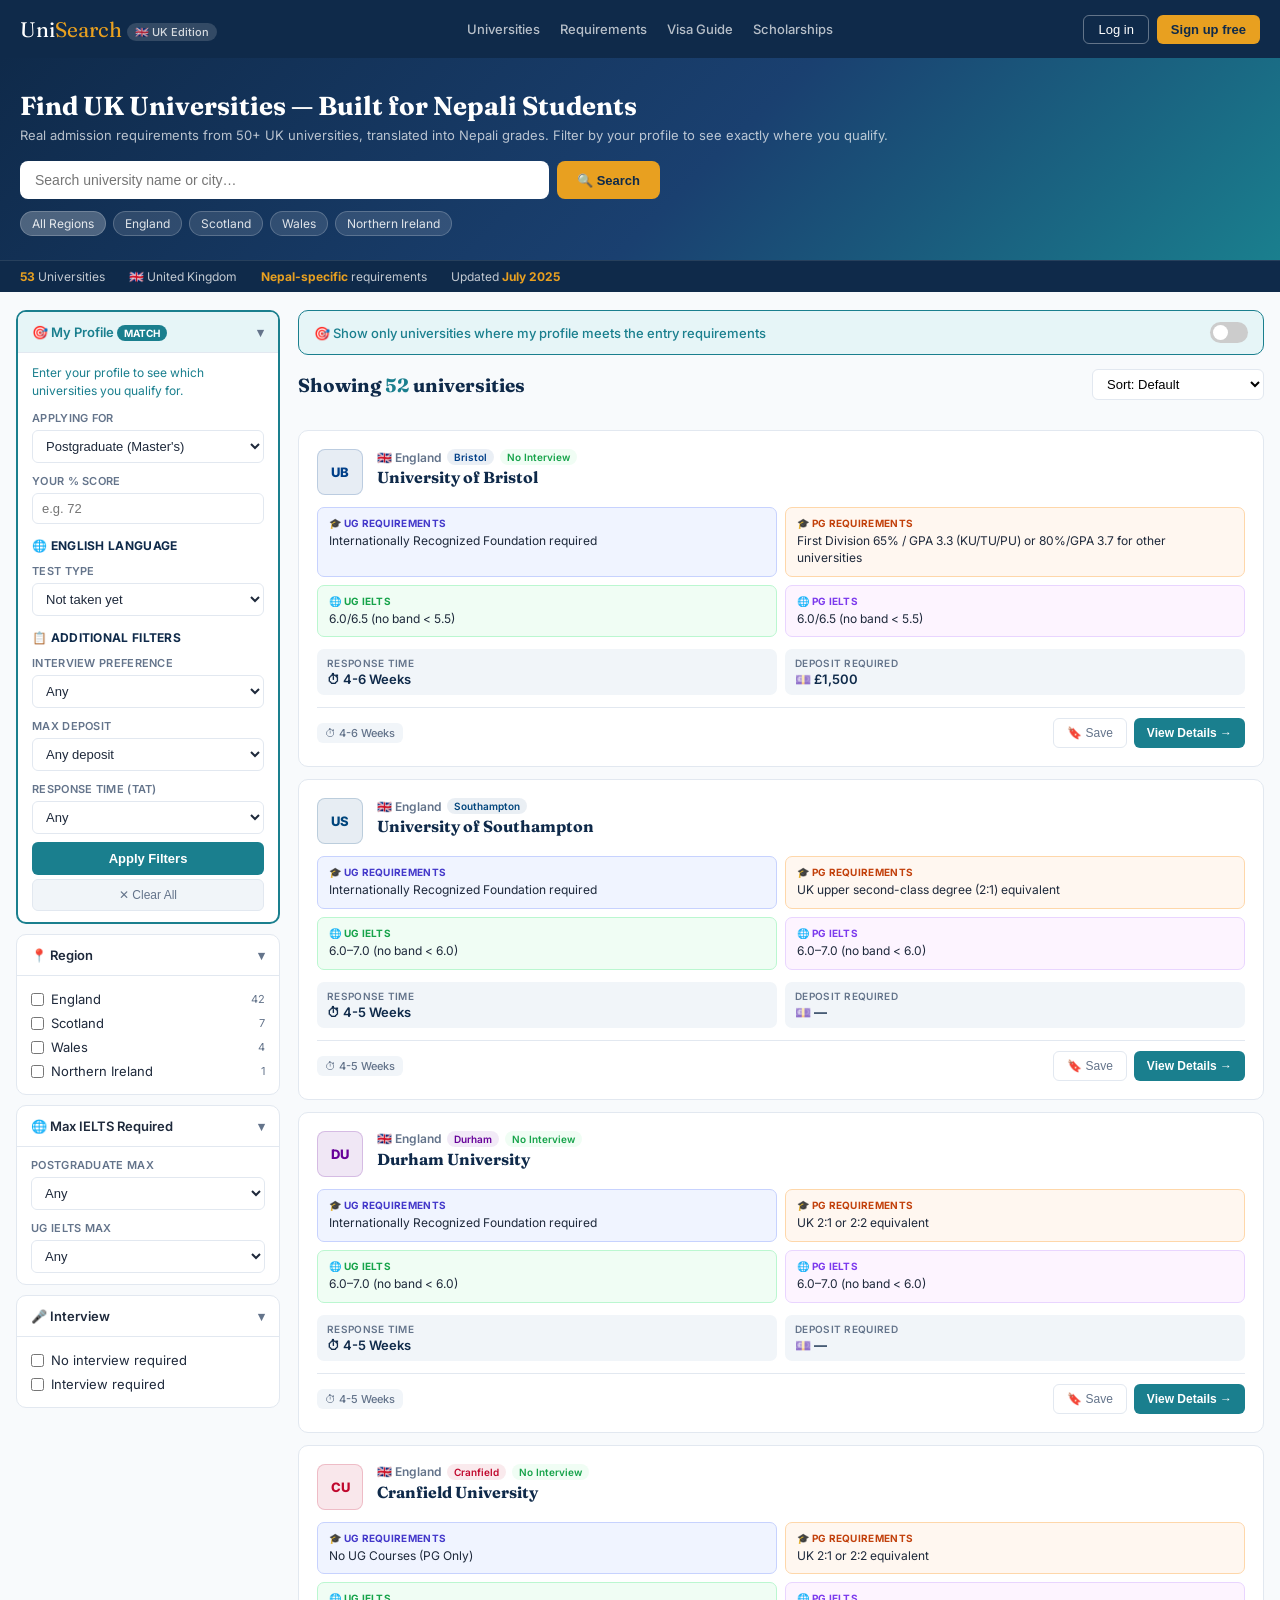
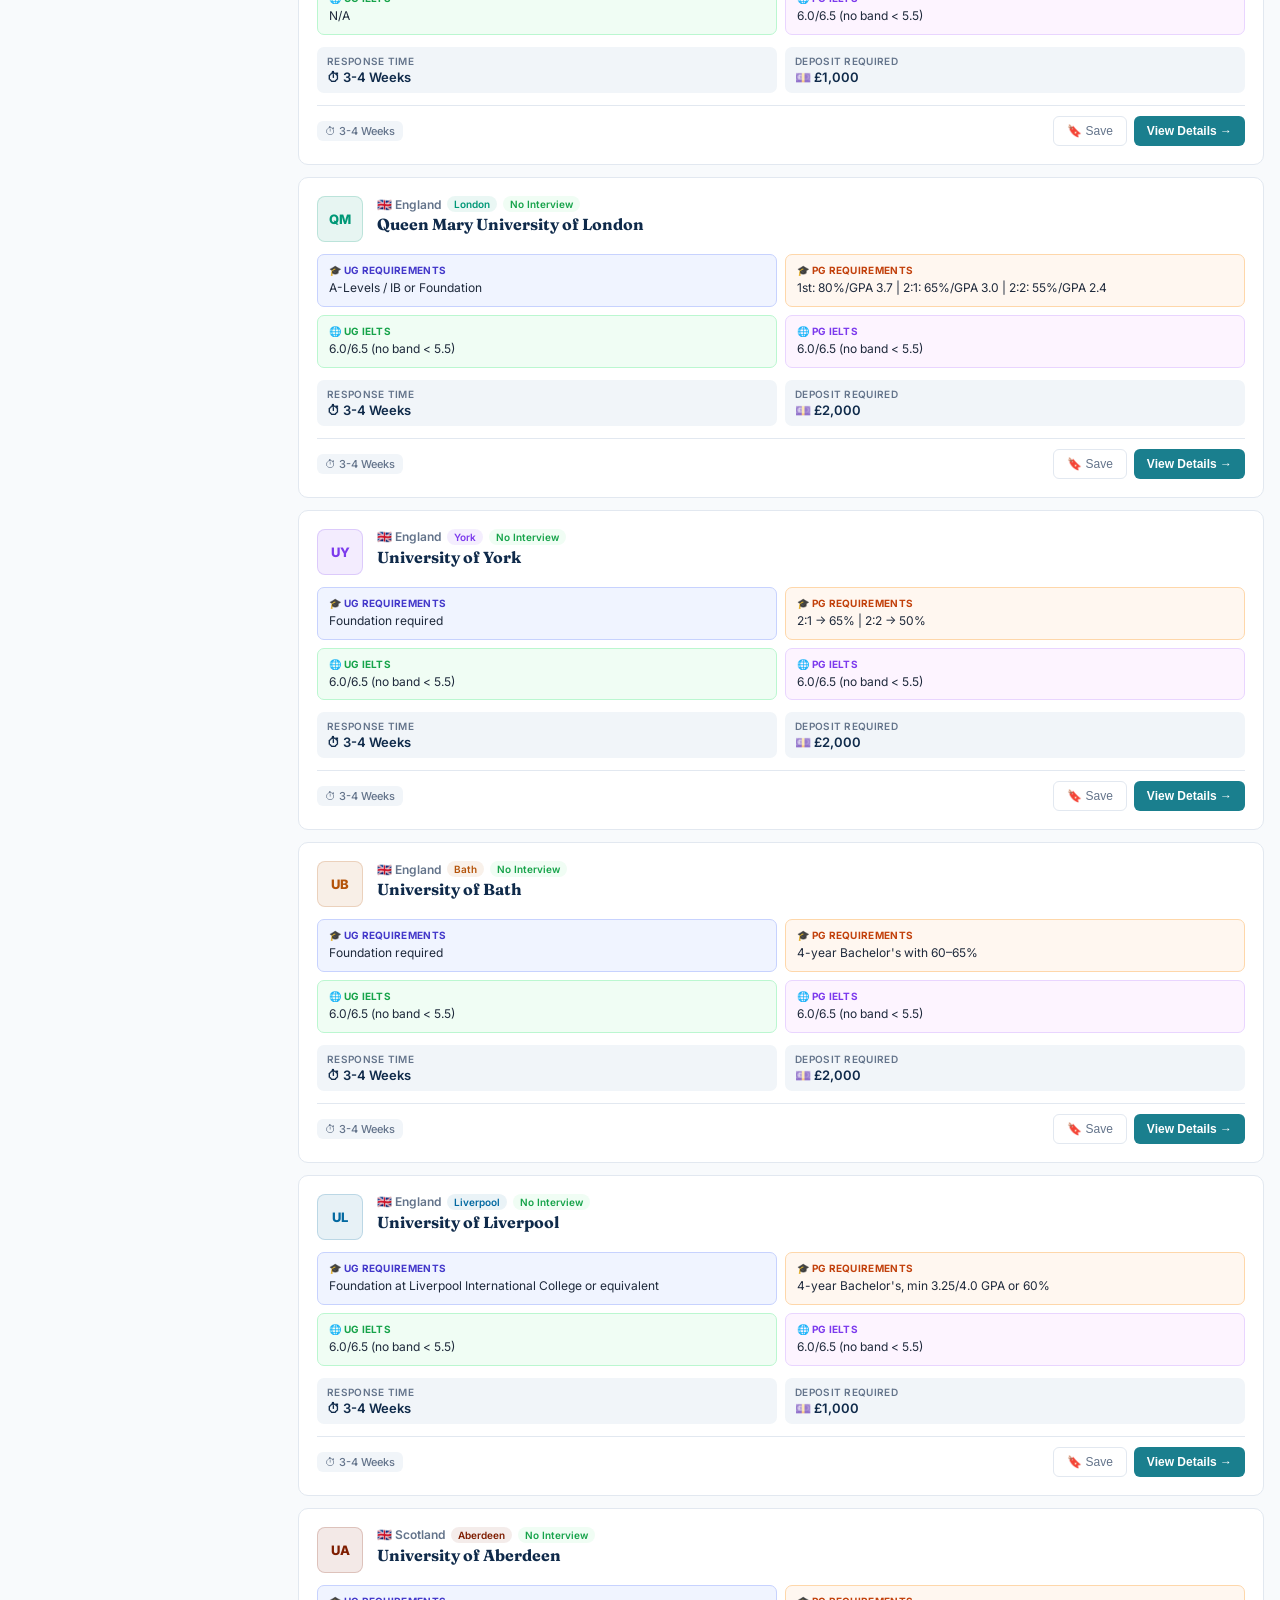
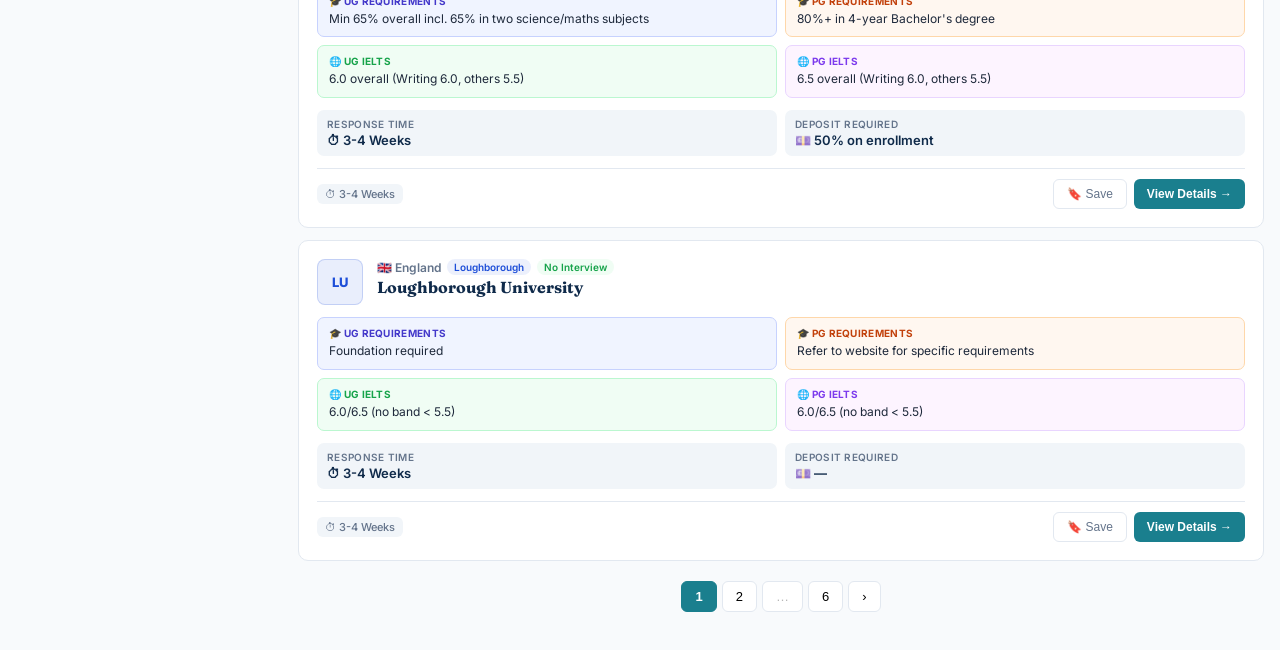
<file: unisearch-demo.html>
<!DOCTYPE html>
<html lang="en">
<head>
<meta charset="UTF-8"/>
<meta name="viewport" content="width=device-width, initial-scale=1.0"/>
<title>UniSearch — UK Universities for Nepali Students</title>
<link href="https://fonts.googleapis.com/css2?family=Inter:wght@300;400;500;600;700&family=Fraunces:wght@600;700&display=swap" rel="stylesheet"/>
<style>
:root{--navy:#0F2A4A;--teal:#1A7F8E;--teal-l:#E6F5F7;--gold:#E8A020;--gold-l:#FEF7EC;--slate:#64748B;--slate-l:#F1F5F9;--white:#fff;--border:#E2E8F0;--text:#1E293B;--green:#16A34A;--green-l:#F0FDF4;--red:#DC2626;--red-l:#FFF7F7;--r:10px}
*{box-sizing:border-box;margin:0;padding:0}
body{font-family:'Inter',sans-serif;background:#F8FAFC;color:var(--text);font-size:14px}
/* NAV */
nav{background:var(--navy);padding:0 20px;display:flex;align-items:center;justify-content:space-between;height:58px;position:sticky;top:0;z-index:100}
.logo{font-family:'Fraunces',serif;color:#fff;font-size:21px}.logo span{color:var(--gold)}
.nav-links{display:flex;gap:20px}
.nav-links a{color:rgba(255,255,255,.7);text-decoration:none;font-size:13px;font-weight:500}
.nav-links a:hover{color:#fff}
.nav-r{display:flex;gap:8px}
.btn-w{border:1.5px solid rgba(255,255,255,.35);color:#fff;background:transparent;padding:6px 14px;border-radius:6px;font-size:13px;cursor:pointer;font-weight:500}
.btn-g{background:var(--gold);color:var(--navy);padding:6px 14px;border-radius:6px;font-size:13px;cursor:pointer;font-weight:700;border:none}
/* HERO */
.hero{background:linear-gradient(135deg,var(--navy) 0%,#1A4070 55%,#1A7F8E 100%);padding:32px 20px 24px}
.hero h1{font-family:'Fraunces',serif;color:#fff;font-size:26px;margin-bottom:5px}
.hero p{color:rgba(255,255,255,.7);font-size:13px;margin-bottom:18px}
.sbar{display:flex;gap:8px;max-width:640px}
.sbar input{flex:1;padding:11px 15px;border-radius:8px;border:none;font-size:14px;outline:none}
.sbar button{background:var(--gold);color:var(--navy);border:none;padding:11px 20px;border-radius:8px;font-weight:700;cursor:pointer;font-size:13px;white-space:nowrap}
.qtags{display:flex;gap:7px;margin-top:12px;flex-wrap:wrap}
.qtag{background:rgba(255,255,255,.12);color:rgba(255,255,255,.85);padding:4px 11px;border-radius:20px;font-size:12px;cursor:pointer;border:1px solid rgba(255,255,255,.2);transition:background .2s}
.qtag:hover,.qtag.on{background:rgba(255,255,255,.25)}
/* STATS BAR */
.statsbar{background:var(--navy);border-top:1px solid rgba(255,255,255,.1);padding:8px 20px;display:flex;gap:24px}
.stat{color:rgba(255,255,255,.75);font-size:12px}.stat b{color:var(--gold);font-weight:700}
/* LAYOUT */
.layout{display:flex;max-width:1280px;margin:0 auto;padding:18px 16px;gap:0}
/* SIDEBAR */
.sidebar{width:264px;flex-shrink:0;margin-right:18px}
.fs{background:#fff;border:1px solid var(--border);border-radius:var(--r);margin-bottom:10px;overflow:hidden}
.fh{padding:12px 14px;font-weight:600;font-size:13px;display:flex;justify-content:space-between;align-items:center;cursor:pointer;user-select:none;border-bottom:1px solid var(--border)}
.fh .arr{color:var(--slate);transition:transform .2s}
.fh.col .arr{transform:rotate(-90deg)}
.fb{padding:11px 14px}
.fb.hid{display:none}
.fs.pro{border:2px solid var(--teal)}
.fs.pro .fh{background:var(--teal-l);color:var(--teal)}
.pbadge{background:var(--teal);color:#fff;font-size:10px;padding:2px 7px;border-radius:10px;font-weight:700}
.fl{font-size:11px;color:var(--slate);font-weight:600;margin-bottom:5px;margin-top:11px;text-transform:uppercase;letter-spacing:.3px}
.fl:first-child{margin-top:0}
.fi{width:100%;padding:7px 9px;border:1px solid var(--border);border-radius:6px;font-size:13px;outline:none;color:var(--text);background:#fff}
.fi:focus{border-color:var(--teal)}
.cbrow{display:flex;align-items:center;gap:7px;padding:4px 0;cursor:pointer}
.cbrow input{accent-color:var(--teal);width:13px;height:13px;cursor:pointer}
.cbrow label{font-size:13px;cursor:pointer;flex:1}
.cbrow .cnt{color:var(--slate);font-size:11px}
.rsl{width:100%;margin-top:5px;accent-color:var(--teal)}
.apbtn{width:100%;padding:9px;background:var(--teal);border:none;border-radius:6px;font-size:13px;color:#fff;cursor:pointer;font-weight:600;margin-top:8px}
.apbtn:hover{background:#167180}
.clrbtn{width:100%;padding:8px;background:var(--slate-l);border:1px solid var(--border);border-radius:6px;font-size:12px;color:var(--slate);cursor:pointer;font-weight:500;margin-top:4px}
/* MAIN */
.main{flex:1;min-width:0}
.pmatch{background:var(--teal-l);border:1px solid var(--teal);border-radius:var(--r);padding:11px 15px;margin-bottom:14px;display:flex;align-items:center;justify-content:space-between;gap:12px}
.pmatch p{font-size:13px;color:var(--teal);font-weight:500}
.sw{position:relative;width:38px;height:21px;flex-shrink:0}
.sw input{opacity:0;width:0;height:0}
.sl{position:absolute;inset:0;background:#ccc;border-radius:21px;cursor:pointer;transition:.3s}
.sl:before{content:'';position:absolute;height:15px;width:15px;left:3px;bottom:3px;background:#fff;border-radius:50%;transition:.3s}
input:checked+.sl{background:var(--teal)}
input:checked+.sl:before{transform:translateX(17px)}
.rhead{display:flex;justify-content:space-between;align-items:center;margin-bottom:14px;flex-wrap:wrap;gap:8px}
.rcnt{font-size:19px;font-family:'Fraunces',serif;font-weight:700;color:var(--navy)}
.rcnt span{color:var(--teal)}
.srow{display:flex;align-items:center;gap:8px}
.srow select{padding:6px 10px;border:1px solid var(--border);border-radius:6px;font-size:13px;background:#fff;cursor:pointer}
/* CHIPS */
.chips{display:flex;gap:7px;flex-wrap:wrap;margin-bottom:12px;min-height:4px}
.chip{background:var(--teal-l);color:var(--teal);padding:3px 9px;border-radius:20px;font-size:12px;font-weight:500;display:flex;align-items:center;gap:4px}
.chip .x{cursor:pointer;font-weight:700;font-size:14px;line-height:1}
/* CARDS */
.card{background:#fff;border:1px solid var(--border);border-radius:var(--r);padding:18px;margin-bottom:12px;transition:box-shadow .2s,border-color .2s;position:relative}
.card:hover{box-shadow:0 2px 12px rgba(0,0,0,.08);border-color:#aed4d9}
.card.eligible{border-left:4px solid var(--green)}
.card.partial{border-left:4px solid var(--gold)}
.card.notelig{border-left:4px solid #fca5a5}
.elig-badge{position:absolute;top:14px;right:14px;font-size:10px;font-weight:700;padding:3px 9px;border-radius:10px}
.elig-badge.g{background:var(--green-l);color:var(--green);border:1px solid #bbf7d0}
.elig-badge.y{background:var(--gold-l);color:#92400e;border:1px solid #fde68a}
.elig-badge.r{background:var(--red-l);color:var(--red);border:1px solid #fecaca}
.cardtop{display:flex;gap:14px;margin-bottom:12px}
.ulogo{width:46px;height:46px;border-radius:8px;display:flex;align-items:center;justify-content:center;font-weight:800;font-size:13px;flex-shrink:0;border:1px solid var(--border)}
.cbody{flex:1;min-width:0}
.uniname{font-size:12px;font-weight:600;color:var(--slate);margin-bottom:2px;display:flex;align-items:center;gap:6px;flex-wrap:wrap}
.cname{font-size:16px;font-family:'Fraunces',serif;font-weight:700;color:var(--navy);margin:3px 0 5px;line-height:1.2}
/* MATCH */
.mbar{display:flex;align-items:center;gap:8px;margin-bottom:10px}
.ml{font-size:11px;color:var(--slate);white-space:nowrap}
.mt{flex:1;height:5px;background:var(--border);border-radius:3px;overflow:hidden}
.mf{height:100%;border-radius:3px}
.mp{font-size:11px;font-weight:700;white-space:nowrap}
/* REQ PILLS */
.rpills{display:flex;gap:6px;flex-wrap:wrap;margin-bottom:10px}
.rp{display:flex;align-items:center;gap:3px;font-size:11px;padding:3px 8px;border-radius:10px;font-weight:500}
.rp.g{background:var(--green-l);color:var(--green)}
.rp.r{background:var(--red-l);color:var(--red)}
.rp.n{background:var(--slate-l);color:var(--slate)}
/* DETAILS GRID */
.dgrid{display:grid;grid-template-columns:1fr 1fr;gap:8px;margin-bottom:12px}
.ditem{background:var(--slate-l);border-radius:7px;padding:8px 10px}
.ditem .dl{font-size:10px;color:var(--slate);font-weight:600;text-transform:uppercase;letter-spacing:.3px;margin-bottom:2px}
.ditem .dv{font-size:13px;color:var(--navy);font-weight:600}
/* REQ BOXES */
.rboxes{display:grid;grid-template-columns:1fr 1fr;gap:8px;margin-bottom:12px}
.rbox{border-radius:7px;padding:9px 11px;border:1px solid var(--border)}
.rbox .rbl{font-size:10px;font-weight:700;text-transform:uppercase;letter-spacing:.3px;margin-bottom:4px}
.rbox .rbv{font-size:12px;color:var(--text);line-height:1.4}
.rbox.ug{background:#F0F4FF;border-color:#c7d2fe}.rbox.ug .rbl{color:#4338CA}
.rbox.pg{background:#FFF7F0;border-color:#fed7aa}.rbox.pg .rbl{color:#c2410c}
.rbox.ue{background:#F0FDF4;border-color:#bbf7d0}.rbox.ue .rbl{color:var(--green)}
.rbox.pe{background:#FDF4FF;border-color:#e9d5ff}.rbox.pe .rbl{color:#7c3aed}
/* CARD FOOTER */
.cfoot{display:flex;align-items:center;justify-content:space-between;flex-wrap:wrap;gap:8px;padding-top:10px;border-top:1px solid var(--border)}
.tatbadge{background:var(--slate-l);color:var(--slate);font-size:11px;padding:3px 8px;border-radius:6px;font-weight:500}
.dep{font-size:12px;color:var(--slate)}
.dep b{color:var(--navy);font-weight:700}
.cacts{display:flex;gap:7px}
.bsave{padding:7px 13px;border:1.5px solid var(--border);border-radius:6px;background:#fff;cursor:pointer;font-size:12px;color:var(--slate);font-weight:500}
.bsave:hover{border-color:var(--teal);color:var(--teal)}
.bview{padding:7px 13px;border:none;border-radius:6px;background:var(--teal);color:#fff;cursor:pointer;font-size:12px;font-weight:600}
.bview:hover{background:#167180}
/* INTERVIEW BADGE */
.ibadge{font-size:10px;padding:2px 7px;border-radius:8px;font-weight:600}
.ibadge.yes{background:#FEF3C7;color:#92400E}
.ibadge.no{background:var(--green-l);color:var(--green)}
/* DETAIL MODAL */
.modal-bg{display:none;position:fixed;inset:0;background:rgba(0,0,0,.5);z-index:200;overflow-y:auto}
.modal-bg.open{display:flex;justify-content:center;align-items:flex-start;padding:30px 16px}
.modal{background:#fff;border-radius:14px;width:100%;max-width:720px;overflow:hidden}
.mhero{background:linear-gradient(135deg,var(--navy),#1A7F8E);padding:28px 28px 24px;color:#fff}
.mhero h2{font-family:'Fraunces',serif;font-size:22px;margin-bottom:4px}
.mhero .msub{color:rgba(255,255,255,.75);font-size:13px}
.mbody{padding:24px 28px}
.msec{margin-bottom:20px}
.msec h3{font-size:13px;font-weight:700;color:var(--navy);text-transform:uppercase;letter-spacing:.5px;margin-bottom:10px;padding-bottom:6px;border-bottom:2px solid var(--teal-l)}
.mgrid{display:grid;grid-template-columns:1fr 1fr;gap:10px}
.mi{background:var(--slate-l);border-radius:8px;padding:10px 12px}
.mil{font-size:10px;color:var(--slate);font-weight:700;text-transform:uppercase;margin-bottom:3px}
.miv{font-size:13px;color:var(--navy);font-weight:600}
.mclose{float:right;background:rgba(255,255,255,.15);border:none;color:#fff;font-size:18px;cursor:pointer;border-radius:6px;padding:2px 8px;line-height:1.5}
.mclose:hover{background:rgba(255,255,255,.25)}
/* PAGINATION */
.pag{display:flex;gap:5px;justify-content:center;margin-top:20px;padding-bottom:20px}
.pb{padding:7px 13px;border:1px solid var(--border);border-radius:6px;background:#fff;cursor:pointer;font-size:13px}
.pb.on{background:var(--teal);color:#fff;border-color:var(--teal);font-weight:600}
.pb:hover:not(.on){background:var(--slate-l)}
.noRes{text-align:center;padding:48px 24px;color:var(--slate)}
.noRes h3{font-size:18px;margin-bottom:8px;color:var(--navy)}
@media(max-width:768px){.sidebar,.nav-links,.nav-r{display:none}.layout{padding:10px}}
</style>
</head>
<body>

<nav>
  <div class="logo">Uni<span>Search</span> <span style="font-size:11px;background:rgba(255,255,255,.15);color:rgba(255,255,255,.8);padding:2px 8px;border-radius:10px;font-family:Inter;font-weight:500;vertical-align:middle">🇬🇧 UK Edition</span></div>
  <div class="nav-links"><a href="#">Universities</a><a href="#">Requirements</a><a href="#">Visa Guide</a><a href="#">Scholarships</a></div>
  <div class="nav-r"><button class="btn-w">Log in</button><button class="btn-g">Sign up free</button></div>
</nav>

<div class="hero">
  <h1>Find UK Universities — Built for Nepali Students</h1>
  <p>Real admission requirements from 50+ UK universities, translated into Nepali grades. Filter by your profile to see exactly where you qualify.</p>
  <div class="sbar">
    <input type="text" id="si" placeholder="Search university name or city…" oninput="render()"/>
    <button onclick="render()">🔍 Search</button>
  </div>
  <div class="qtags">
    <span class="qtag on" onclick="setR(this,'all')">All Regions</span>
    <span class="qtag" onclick="setR(this,'England')">England</span>
    <span class="qtag" onclick="setR(this,'Scotland')">Scotland</span>
    <span class="qtag" onclick="setR(this,'Wales')">Wales</span>
    <span class="qtag" onclick="setR(this,'Northern Ireland')">Northern Ireland</span>
  </div>
</div>

<div class="statsbar">
  <div class="stat"><b>53</b> Universities</div>
  <div class="stat"><b>🇬🇧</b> United Kingdom</div>
  <div class="stat"><b>Nepal-specific</b> requirements</div>
  <div class="stat">Updated <b>July 2025</b></div>
</div>

<div class="layout">
  <aside class="sidebar">

    <!-- PROFILE MATCH -->
    <div class="fs pro">
      <div class="fh" onclick="tog(this)">
        <span>🎯 My Profile <span class="pbadge">MATCH</span></span>
        <span class="arr">▾</span>
      </div>
      <div class="fb" id="pb">
        <p style="font-size:12px;color:var(--teal);margin-bottom:10px;line-height:1.5">Enter your profile to see which universities you qualify for.</p>

        <div class="fl">Applying for</div>
        <select class="fi" id="pLevel" onchange="render()">
          <option value="pg">Postgraduate (Master's)</option>
          <option value="ug">Undergraduate (Bachelor's)</option>
        </select>

        <div class="fl">Your % Score</div>
        <input type="number" class="fi" id="pGPA" placeholder="e.g. 72" min="0" max="100" oninput="render()"/>
        <div id="gradeLabel" style="font-size:11px;color:var(--teal);margin-top:3px;"></div>

        <div class="fl" style="margin-top:14px;font-size:12px;font-weight:700;color:var(--navy)">🌐 English Language</div>
        <div class="fl">Test Type</div>
        <select class="fi" id="pLang" onchange="langToggle()">
          <option value="">Not taken yet</option>
          <option value="ielts">IELTS</option>
          <option value="toefl">TOEFL iBT</option>
          <option value="pte">PTE Academic</option>
          <option value="duolingo">Duolingo</option>
        </select>
        <div id="scoreRow" style="display:none;margin-top:8px">
          <div class="fl">Your Score</div>
          <input type="number" class="fi" id="pScore" placeholder="e.g. 6.5" step="0.5" min="0" oninput="render()"/>
        </div>

        <div class="fl" style="margin-top:14px;font-size:12px;font-weight:700;color:var(--navy)">📋 Additional Filters</div>
        <div class="fl">Interview Preference</div>
        <select class="fi" id="pInt" onchange="render()">
          <option value="">Any</option>
          <option value="no">No Interview Required</option>
          <option value="yes">Interview is OK</option>
        </select>

        <div class="fl">Max Deposit</div>
        <select class="fi" id="pDep" onchange="render()">
          <option value="">Any deposit</option>
          <option value="2000">Up to £2,000</option>
          <option value="3000">Up to £3,000</option>
          <option value="5000">Up to £5,000</option>
        </select>

        <div class="fl">Response Time (TAT)</div>
        <select class="fi" id="pTAT" onchange="render()">
          <option value="">Any</option>
          <option value="fast">Fast (1–2 weeks)</option>
          <option value="medium">Standard (2–3 weeks)</option>
          <option value="slow">Longer (4+ weeks)</option>
        </select>

        <button class="apbtn" onclick="render()">Apply Filters</button>
        <button class="clrbtn" onclick="clearAll()">✕ Clear All</button>
      </div>
    </div>

    <!-- REGION -->
    <div class="fs">
      <div class="fh" onclick="tog(this)"><span>📍 Region</span><span class="arr">▾</span></div>
      <div class="fb">
        <div class="cbrow"><input type="checkbox" id="rEng" onchange="render()"><label for="rEng">England</label><span class="cnt">42</span></div>
        <div class="cbrow"><input type="checkbox" id="rSco" onchange="render()"><label for="rSco">Scotland</label><span class="cnt">7</span></div>
        <div class="cbrow"><input type="checkbox" id="rWal" onchange="render()"><label for="rWal">Wales</label><span class="cnt">4</span></div>
        <div class="cbrow"><input type="checkbox" id="rNI" onchange="render()"><label for="rNI">Northern Ireland</label><span class="cnt">1</span></div>
      </div>
    </div>

    <!-- IELTS -->
    <div class="fs">
      <div class="fh" onclick="tog(this)"><span>🌐 Max IELTS Required</span><span class="arr">▾</span></div>
      <div class="fb">
        <div class="fl">Postgraduate max</div>
        <select class="fi" id="fIELTS" onchange="render()">
          <option value="">Any</option>
          <option value="6.0">6.0 or below</option>
          <option value="6.5">6.5 or below</option>
          <option value="7.0">7.0 or below</option>
        </select>
        <div class="fl">UG IELTS max</div>
        <select class="fi" id="fUGIELTS" onchange="render()">
          <option value="">Any</option>
          <option value="6.0">6.0 or below</option>
          <option value="6.5">6.5 or below</option>
        </select>
      </div>
    </div>

    <!-- INTERVIEW -->
    <div class="fs">
      <div class="fh" onclick="tog(this)"><span>🎤 Interview</span><span class="arr">▾</span></div>
      <div class="fb">
        <div class="cbrow"><input type="checkbox" id="iNo" onchange="render()"><label for="iNo">No interview required</label></div>
        <div class="cbrow"><input type="checkbox" id="iYes" onchange="render()"><label for="iYes">Interview required</label></div>
      </div>
    </div>

  </aside>

  <main class="main">
    <!-- Profile match toggle -->
    <div class="pmatch">
      <p>🎯 Show only universities where my profile meets the entry requirements</p>
      <label class="sw"><input type="checkbox" id="matchToggle" onchange="render()"><span class="sl"></span></label>
    </div>

    <div class="rhead">
      <div class="rcnt">Showing <span id="cnt">—</span> universities</div>
      <div class="srow">
        <select id="sortBy" onchange="render()">
          <option value="default">Sort: Default</option>
          <option value="match">Match Score ↓</option>
          <option value="ielts_asc">IELTS: Low → High</option>
          <option value="gpa_asc">Min GPA: Low → High</option>
          <option value="tat">Fastest Response</option>
        </select>
      </div>
    </div>

    <div class="chips" id="chips"></div>
    <div id="cards"></div>

    <div class="pag" id="pag"></div>
  </main>
</div>

<!-- DETAIL MODAL -->
<div class="modal-bg" id="modal" onclick="closeModal(event)">
  <div class="modal" id="modalBox">
    <div class="mhero">
      <button class="mclose" onclick="document.getElementById('modal').classList.remove('open')">✕</button>
      <div style="font-size:11px;opacity:.7;margin-bottom:6px" id="mRegion"></div>
      <h2 id="mName"></h2>
      <div class="msub" id="mCity"></div>
    </div>
    <div class="mbody">
      <div class="msec">
        <h3>Entry Requirements for Nepali Students</h3>
        <div class="mgrid">
          <div class="mi"><div class="mil">UG (Bachelor's) Academic</div><div class="miv" id="mUGReq" style="font-size:12px;font-weight:400"></div></div>
          <div class="mi"><div class="mil">PG (Master's) Academic</div><div class="miv" id="mPGReq" style="font-size:12px;font-weight:400"></div></div>
          <div class="mi"><div class="mil">UG IELTS</div><div class="miv" id="mUGIELTS"></div></div>
          <div class="mi"><div class="mil">PG IELTS</div><div class="miv" id="mPGIELTS"></div></div>
        </div>
      </div>
      <div class="msec">
        <h3>Application Process</h3>
        <div class="mgrid">
          <div class="mi"><div class="mil">Response Time (TAT)</div><div class="miv" id="mTAT"></div></div>
          <div class="mi"><div class="mil">Interview Required</div><div class="miv" id="mInt"></div></div>
          <div class="mi"><div class="mil">Deposit Required</div><div class="miv" id="mDep"></div></div>
          <div class="mi"><div class="mil">Change of Agent</div><div class="miv" id="mCoA"></div></div>
        </div>
      </div>
      <div class="msec">
        <h3>Your Profile Match</h3>
        <div id="mElig" style="font-size:13px;line-height:1.8;color:var(--text)"></div>
      </div>
      <div style="text-align:center;padding-top:8px">
        <button class="bview" style="padding:12px 28px;font-size:14px" onclick="alert('This would open the official university admissions page')">Apply Now — Official Website ↗</button>
      </div>
    </div>
  </div>
</div>

<script>
const RAW = [{"id": 1, "name": "University of Bristol", "city": "Bristol", "region": "England", "ug_req": "Internationally Recognized Foundation required", "pg_req": "First Division 65% / GPA 3.3 (KU/TU/PU) or 80%/GPA 3.7 for other universities", "ug_ielts": "6.0/6.5 (no band < 5.5)", "pg_ielts": "6.0/6.5 (no band < 5.5)", "ielts_min": 6.0, "pg_ielts_min": 6.5, "tat": "4-6 Weeks", "deposit": "\u00a31,500", "interview": "No", "pg_gpa_min": 65}, {"id": 2, "name": "University of Southampton", "city": "Southampton", "region": "England", "ug_req": "Internationally Recognized Foundation required", "pg_req": "UK upper second-class degree (2:1) equivalent", "ug_ielts": "6.0\u20137.0 (no band < 6.0)", "pg_ielts": "6.0\u20137.0 (no band < 6.0)", "ielts_min": 6.0, "pg_ielts_min": 6.0, "tat": "4-5 Weeks", "deposit": "\u2014", "interview": "\u2014", "pg_gpa_min": 60}, {"id": 3, "name": "Durham University", "city": "Durham", "region": "England", "ug_req": "Internationally Recognized Foundation required", "pg_req": "UK 2:1 or 2:2 equivalent", "ug_ielts": "6.0\u20137.0 (no band < 6.0)", "pg_ielts": "6.0\u20137.0 (no band < 6.0)", "ielts_min": 6.0, "pg_ielts_min": 6.0, "tat": "4-5 Weeks", "deposit": "\u2014", "interview": "No", "pg_gpa_min": 60}, {"id": 4, "name": "Cranfield University", "city": "Cranfield", "region": "England", "ug_req": "No UG Courses (PG Only)", "pg_req": "UK 2:1 or 2:2 equivalent", "ug_ielts": "N/A", "pg_ielts": "6.0/6.5 (no band < 5.5)", "ielts_min": null, "pg_ielts_min": 6.0, "tat": "3-4 Weeks", "deposit": "\u00a31,000", "interview": "No", "pg_gpa_min": 60}, {"id": 5, "name": "Queen Mary University of London", "city": "London", "region": "England", "ug_req": "A-Levels / IB or Foundation", "pg_req": "1st: 80%/GPA 3.7 | 2:1: 65%/GPA 3.0 | 2:2: 55%/GPA 2.4", "ug_ielts": "6.0/6.5 (no band < 5.5)", "pg_ielts": "6.0/6.5 (no band < 5.5)", "ielts_min": 6.0, "pg_ielts_min": 6.0, "tat": "3-4 Weeks", "deposit": "\u00a32,000", "interview": "No", "pg_gpa_min": 55}, {"id": 6, "name": "University of York", "city": "York", "region": "England", "ug_req": "Foundation required", "pg_req": "2:1 \u2192 65% | 2:2 \u2192 50%", "ug_ielts": "6.0/6.5 (no band < 5.5)", "pg_ielts": "6.0/6.5 (no band < 5.5)", "ielts_min": 6.0, "pg_ielts_min": 6.0, "tat": "3-4 Weeks", "deposit": "\u00a32,000", "interview": "No", "pg_gpa_min": 50}, {"id": 7, "name": "University of Bath", "city": "Bath", "region": "England", "ug_req": "Foundation required", "pg_req": "4-year Bachelor's with 60\u201365%", "ug_ielts": "6.0/6.5 (no band < 5.5)", "pg_ielts": "6.0/6.5 (no band < 5.5)", "ielts_min": 6.0, "pg_ielts_min": 6.0, "tat": "3-4 Weeks", "deposit": "\u00a32,000", "interview": "No", "pg_gpa_min": 60}, {"id": 8, "name": "University of Liverpool", "city": "Liverpool", "region": "England", "ug_req": "Foundation at Liverpool International College or equivalent", "pg_req": "4-year Bachelor's, min 3.25/4.0 GPA or 60%", "ug_ielts": "6.0/6.5 (no band < 5.5)", "pg_ielts": "6.0/6.5 (no band < 5.5)", "ielts_min": 6.0, "pg_ielts_min": 6.0, "tat": "3-4 Weeks", "deposit": "\u00a31,000", "interview": "No", "pg_gpa_min": 60}, {"id": 9, "name": "University of Aberdeen", "city": "Aberdeen", "region": "Scotland", "ug_req": "Min 65% overall incl. 65% in two science/maths subjects", "pg_req": "80%+ in 4-year Bachelor's degree", "ug_ielts": "6.0 overall (Writing 6.0, others 5.5)", "pg_ielts": "6.5 overall (Writing 6.0, others 5.5)", "ielts_min": 6.0, "pg_ielts_min": 6.5, "tat": "3-4 Weeks", "deposit": "50% on enrollment", "interview": "No", "pg_gpa_min": 80}, {"id": 10, "name": "Loughborough University", "city": "Loughborough", "region": "England", "ug_req": "Foundation required", "pg_req": "Refer to website for specific requirements", "ug_ielts": "6.0/6.5 (no band < 5.5)", "pg_ielts": "6.0/6.5 (no band < 5.5)", "ielts_min": 6.0, "pg_ielts_min": 6.0, "tat": "3-4 Weeks", "deposit": "\u2014", "interview": "No", "pg_gpa_min": 60}, {"id": 11, "name": "Queen's University Belfast", "city": "Belfast", "region": "Northern Ireland", "ug_req": "Foundation + HSE Certificate | A-Levels | IB 30\u201336 pts", "pg_req": "2:1 \u2192 65%+ (4yr) | 2:2 \u2192 60%+ (4yr)", "ug_ielts": "6.0 (no band < 5.5)", "pg_ielts": "6.5 (no band < 6.0)", "ielts_min": 6.0, "pg_ielts_min": 6.5, "tat": "3-4 Weeks", "deposit": "\u00a32,500", "interview": "No", "pg_gpa_min": 60}, {"id": 12, "name": "University of Leicester", "city": "Leicester", "region": "England", "ug_req": "Foundation required", "pg_req": "4-year Bachelor's, min 3.25/4.0 GPA or 60%", "ug_ielts": "6.0 (no band < 5.5)", "pg_ielts": "6.5 (no band < 6.0)", "ielts_min": 6.0, "pg_ielts_min": 6.5, "tat": "2-3 Weeks", "deposit": "\u00a33,000", "interview": "Yes", "pg_gpa_min": 60}, {"id": 13, "name": "University of Surrey", "city": "Guildford", "region": "England", "ug_req": "Foundation required", "pg_req": "4-year Bachelor's, min 3.25/4.0 GPA or 60%", "ug_ielts": "6.0 (no band < 5.5)", "pg_ielts": "6.5 (no band < 6.0)", "ielts_min": 6.0, "pg_ielts_min": 6.5, "tat": "2-3 Weeks", "deposit": "\u00a32,000", "interview": "No", "pg_gpa_min": 60}, {"id": 14, "name": "University of Strathclyde", "city": "Glasgow", "region": "Scotland", "ug_req": "Foundation required", "pg_req": "First class degree from 4-year recognised course", "ug_ielts": "6.0/6.5 (no band < 5.5)", "pg_ielts": "6.0/6.5 (no band < 5.5)", "ielts_min": 6.0, "pg_ielts_min": 6.0, "tat": "2-3 Weeks", "deposit": "\u00a32,000", "interview": "No", "pg_gpa_min": 65}, {"id": 15, "name": "Heriot-Watt University", "city": "Edinburgh", "region": "Scotland", "ug_req": "Foundation required", "pg_req": "UK 2:1 or 2:2 equivalent", "ug_ielts": "6.0 (no band < 5.5)", "pg_ielts": "6.5 (no band < 6.0)", "ielts_min": 6.0, "pg_ielts_min": 6.5, "tat": "2-3 Weeks", "deposit": "\u00a34,000", "interview": "Yes", "pg_gpa_min": 60}, {"id": 16, "name": "Royal Holloway, University of London", "city": "Egham, London", "region": "England", "ug_req": "Foundation required", "pg_req": "UK 2:1 or 2:2 equivalent", "ug_ielts": "6.5 (no band < 5.5)", "pg_ielts": "6.5 (no band < 6.0)", "ielts_min": 6.5, "pg_ielts_min": 6.5, "tat": "2-3 Weeks", "deposit": "\u00a33,000", "interview": "No", "pg_gpa_min": 60}, {"id": 17, "name": "University of Dundee", "city": "Dundee", "region": "Scotland", "ug_req": "Min GPA 2.8 (3.2/B+ in essential subjects)", "pg_req": "UK 2:1 or 2:2 equivalent", "ug_ielts": "6.5 (no band < 5.5)", "pg_ielts": "6.5 (no band < 6.1)", "ielts_min": 6.5, "pg_ielts_min": 6.5, "tat": "2-3 Weeks", "deposit": "\u00a32,000", "interview": "No", "pg_gpa_min": 60}, {"id": 18, "name": "University of East Anglia", "city": "Norwich", "region": "England", "ug_req": "A-Level and IB requirements", "pg_req": "2:1 \u2192 GPA 3.0/65% | 2:2 \u2192 GPA 2.7/55\u201360% (min 4-year degree)", "ug_ielts": "6.0 (min 5.5 each)", "pg_ielts": "6.0 (5.5 in two, 6.0 in others)", "ielts_min": 6.0, "pg_ielts_min": 6.0, "tat": "2-3 Weeks", "deposit": "\u00a32,000", "interview": "No", "pg_gpa_min": 55}, {"id": 20, "name": "Brunel University London", "city": "London", "region": "England", "ug_req": "Foundation required", "pg_req": "UK 2:1 or 2:2 equivalent", "ug_ielts": "6.0/6.5 (no band < 5.5)", "pg_ielts": "6.0/6.5 (no band < 5.5)", "ielts_min": 6.0, "pg_ielts_min": 6.0, "tat": "2-3 Weeks", "deposit": "\u00a35,000", "interview": "No", "pg_gpa_min": 60}, {"id": 21, "name": "Oxford Brookes University", "city": "Oxford", "region": "England", "ug_req": "School Leaving Certificate Exam (Grade XI & XII) average", "pg_req": "2:1 \u2192 65% | 2:2 \u2192 60% | Pass Degree \u2192 40%", "ug_ielts": "6.0\u20137.0 (R&W: 6.0, L&S: 5.5)", "pg_ielts": "6.0\u20137.0 (R&W: 6.0, L&S: 5.5)", "ielts_min": 6.0, "pg_ielts_min": 6.0, "tat": "2-3 Weeks", "deposit": "\u00a33,000", "interview": "No", "pg_gpa_min": 60}, {"id": 22, "name": "University of Essex", "city": "Colchester", "region": "England", "ug_req": "Foundation required", "pg_req": "Min 60% (second division) or GPA 2.70 from Bachelor's", "ug_ielts": "6.0/6.5 (no band < 5.5)", "pg_ielts": "6.0/6.5 (no band < 5.5)", "ielts_min": 6.0, "pg_ielts_min": 6.0, "tat": "3-4 Weeks", "deposit": "\u00a32,000", "interview": "Yes", "pg_gpa_min": 60}, {"id": 23, "name": "Swansea University", "city": "Swansea", "region": "Wales", "ug_req": "GPA 2.8 or 70% in Grade 12 (HSEB) | IB: 32 | A-Levels: ABB\u2013BBC", "pg_req": "2nd Class Lower: CGPA 3.0/B | 2nd Class Upper: CGPA 3.3/B+", "ug_ielts": "6.0/6.5 (no band < 5.5)", "pg_ielts": "IELTS 6.5 with 6.0 in each part", "ielts_min": 6.0, "pg_ielts_min": 6.5, "tat": "2-3 Weeks", "deposit": "\u00a34,000", "interview": "No", "pg_gpa_min": 60}, {"id": 25, "name": "University of Stirling", "city": "Stirling", "region": "Scotland", "ug_req": "HSC Year 12 with min 75%", "pg_req": "Min 70% in 4-year Bachelor's degree", "ug_ielts": "6.0/6.5 (no band < 5.5)", "pg_ielts": "6.0/6.5 (no band < 5.5)", "ielts_min": 6.0, "pg_ielts_min": 6.0, "tat": "2-3 Weeks", "deposit": "\u2014", "interview": "No", "pg_gpa_min": 70}, {"id": 26, "name": "Aston University", "city": "Birmingham", "region": "England", "ug_req": "ABB \u2192 GPA 3.0 | BBB \u2192 GPA 2.8", "pg_req": "UK 2:1 or 2:2 equivalent", "ug_ielts": "6.0/6.5 (no band < 5.5)", "pg_ielts": "6.0/6.5 (no band < 5.5)", "ielts_min": 6.0, "pg_ielts_min": 6.0, "tat": "2-3 Weeks", "deposit": "\u00a32,000", "interview": "Case-by-case", "pg_gpa_min": 60}, {"id": 27, "name": "Coventry University", "city": "Coventry & London", "region": "England", "ug_req": "65% overall (incl. 65% Maths & Physics for science)", "pg_req": "3yr BA: 60% | 4yr BE/BTech: 55%+", "ug_ielts": "IELTS 6.0 (min 5.5)", "pg_ielts": "IELTS 6.5 (min 5.5)", "ielts_min": 6.0, "pg_ielts_min": 6.5, "tat": "2-3 Weeks", "deposit": "\u00a34,000", "interview": "Yes", "pg_gpa_min": 55}, {"id": 28, "name": "Kingston University", "city": "London", "region": "England", "ug_req": "Foundation required", "pg_req": "4-year Bachelor's with 60\u201365%", "ug_ielts": "IELTS 6.0 (min 5.5)", "pg_ielts": "IELTS 6.5 (min 5.5)", "ielts_min": 6.0, "pg_ielts_min": 6.5, "tat": "2-3 Weeks", "deposit": "\u00a35,000", "interview": "No", "pg_gpa_min": 60}, {"id": 29, "name": "Bangor University", "city": "Bangor", "region": "Wales", "ug_req": "Grade 12: 65%+ or 3yr Engineering Diploma after HSE", "pg_req": "3yr Bachelor's: 65%/First Division | 4yr Bachelor's: 50%/GPA 2.5", "ug_ielts": "IELTS 6.0 (min 5.5)", "pg_ielts": "IELTS 6.0 (min 5.5)", "ielts_min": 6.0, "pg_ielts_min": 6.0, "tat": "2-3 Weeks", "deposit": "\u00a37,000", "interview": "Yes", "pg_gpa_min": 50}, {"id": 30, "name": "University of Portsmouth", "city": "Portsmouth", "region": "England", "ug_req": "Foundation required", "pg_req": "Bachelor's with GPA 2.6 / 65%+", "ug_ielts": "IELTS 6.0 (min 5.5)", "pg_ielts": "IELTS 6.5 (min 5.5)", "ielts_min": 6.0, "pg_ielts_min": 6.5, "tat": "2-3 Weeks", "deposit": "\u00a33,500", "interview": "Yes", "pg_gpa_min": 65}, {"id": 31, "name": "University of Bradford", "city": "Bradford", "region": "England", "ug_req": "HSE Certificate 80%", "pg_req": "4yr Bachelor's 80% | or GPA 3.5 | or 65%/GPA 3.0", "ug_ielts": "IELTS 6.0 (min 5.5)", "pg_ielts": "IELTS 6.5 (min 5.5)", "ielts_min": 6.0, "pg_ielts_min": 6.5, "tat": "3-4 Weeks", "deposit": "\u00a32,000", "interview": "Yes", "pg_gpa_min": 65}, {"id": 33, "name": "University of Plymouth", "city": "Plymouth", "region": "England", "ug_req": "Grade XII at 70% (or 60% with Foundation year)", "pg_req": "Distinction 80% = 1st | First Division 65% = 2:1 | Second Division 50% = 2:2", "ug_ielts": "6.0 (5.5 in all components)", "pg_ielts": "6.5 (5.5 in all components)", "ielts_min": 6.0, "pg_ielts_min": 6.5, "tat": "3-4 Weeks", "deposit": "\u00a33,000", "interview": "Yes", "pg_gpa_min": 50}, {"id": 34, "name": "University of Westminster", "city": "London", "region": "England", "ug_req": "Foundation from UK institution (60\u201365%)", "pg_req": "4yr Bachelor's min 60% | 3yr Bachelor's + Master's min 60%", "ug_ielts": "6.0 (min 5.5 each)", "pg_ielts": "6.5 (Writing min 6.0)", "ielts_min": 6.0, "pg_ielts_min": 6.5, "tat": "3-4 Weeks", "deposit": "\u00a34,000", "interview": "No", "pg_gpa_min": 60}, {"id": 35, "name": "Middlesex University", "city": "London", "region": "England", "ug_req": "Class XII First Division min 60%", "pg_req": "Master's 65% (3yr Bach) \u2192 2:2 | Master's 70% (3yr Bach) \u2192 2:1", "ug_ielts": "6.0 (min 5.5 each)", "pg_ielts": "6.5 (min 6.0 each)", "ielts_min": 6.0, "pg_ielts_min": 6.5, "tat": "2-3 Weeks", "deposit": "50% on enroll", "interview": "Yes", "pg_gpa_min": 65}, {"id": 36, "name": "University of Greenwich", "city": "London", "region": "England", "ug_req": "High School Certificate min 65% (75% for Law/Architecture)", "pg_req": "Bachelor's min 65% for 2:2 | 80% for 2:1", "ug_ielts": "IELTS 6.0 (min 5.5 each)", "pg_ielts": "IELTS 6.5 (min 5.5 each)", "ielts_min": 6.0, "pg_ielts_min": 6.5, "tat": "2-3 Weeks", "deposit": "\u00a33,000", "interview": "Yes", "pg_gpa_min": 65}, {"id": 40, "name": "London South Bank University", "city": "London", "region": "England", "ug_req": "HSE Certificate: 60%+", "pg_req": "3\u20134yr Honours Degree: 60%+ (varies by course)", "ug_ielts": "6.0 (no component < 5.5)", "pg_ielts": "6.5 (no component < 5.5)", "ielts_min": 6.0, "pg_ielts_min": 6.5, "tat": "2-3 Weeks", "deposit": "\u00a33,500", "interview": "No", "pg_gpa_min": 60}, {"id": 42, "name": "Birmingham City University", "city": "Birmingham", "region": "England", "ug_req": "HSC 60%/GPA 2.8 (BLSS/ADM/HELS) | 65%/GPA 3.0 (CEBE)", "pg_req": "4yr Bachelor's min 55% overall (60% for CEBE faculty)", "ug_ielts": "IELTS 6.0 (no band < 5.5)", "pg_ielts": "IELTS 6.0 (no band < 5.5)", "ielts_min": 6.0, "pg_ielts_min": 6.0, "tat": "3-4 Weeks", "deposit": "\u2014", "interview": "\u2014", "pg_gpa_min": 55}, {"id": 43, "name": "De Montfort University", "city": "Leicester", "region": "England", "ug_req": "A-levels/Foundation | 75%+ HSC for direct entry", "pg_req": "4yr Bachelor's 55%+ | 3yr degree needs pre-Master's", "ug_ielts": "IELTS 6.0\u20137.0 (varies by subject)", "pg_ielts": "IELTS 6.0\u20137.0 (varies by subject)", "ielts_min": 6.0, "pg_ielts_min": 6.0, "tat": "2-3 Weeks", "deposit": "\u00a31,000", "interview": "Yes", "pg_gpa_min": 55}, {"id": 44, "name": "Edinburgh Napier University", "city": "Edinburgh", "region": "Scotland", "ug_req": "HSE Certificate 70%+ or Proficiency Certificate 75%+", "pg_req": "4yr Bachelor's + 2yr work exp | Master's after 3yr Bachelor's", "ug_ielts": "6.0 (no component < 5.5)", "pg_ielts": "6.0 (no component < 5.5)", "ielts_min": 6.0, "pg_ielts_min": 6.0, "tat": "2-3 Weeks", "deposit": "\u00a33,500", "interview": "Yes", "pg_gpa_min": 60}, {"id": 45, "name": "Manchester Metropolitan University", "city": "Manchester", "region": "England", "ug_req": "HSC + Foundation year", "pg_req": "Master's or 4yr Bachelor's with good grades from recognised university", "ug_ielts": "6.0 (no less than 5.5 any section)", "pg_ielts": "6.5 (no less than 5.5 any section)", "ielts_min": 6.0, "pg_ielts_min": 6.5, "tat": "3-4 Weeks", "deposit": "\u00a33,000", "interview": "No", "pg_gpa_min": 60}, {"id": 47, "name": "University of Brighton", "city": "Brighton", "region": "England", "ug_req": "HSE Board Exam Certificate with 65%+", "pg_req": "3yr Bachelor's GPA 2.6/65% | 4yr Bachelor's GPA 2.2/60%", "ug_ielts": "6.0 (no less than 5.5 each)", "pg_ielts": "6.5 (no less than 5.5 each)", "ielts_min": 6.0, "pg_ielts_min": 6.5, "tat": "2-3 Weeks", "deposit": "\u00a33,000", "interview": "Yes", "pg_gpa_min": 60}, {"id": 48, "name": "University of Central Lancashire", "city": "Preston", "region": "England", "ug_req": "64% overall from recognised boards", "pg_req": "58% in 3yr Bachelor's | 55% in 4yr Bachelor's", "ug_ielts": "IELTS 6.0", "pg_ielts": "IELTS 6.5", "ielts_min": 6.0, "pg_ielts_min": 6.5, "tat": "2-3 Weeks", "deposit": "\u00a33,500", "interview": "Yes", "pg_gpa_min": 55}, {"id": 49, "name": "University of Hertfordshire", "city": "Hatfield", "region": "England", "ug_req": "2yr HSE Certificate: 70%+", "pg_req": "3yr Bachelor's 65%+ | 4yr Bachelor's 60%+", "ug_ielts": "IELTS 6.0 (min 5.5 any band)", "pg_ielts": "IELTS 6.0\u20136.5 (min 5.5 any band)", "ielts_min": 6.0, "pg_ielts_min": 6.0, "tat": "3-4 Weeks", "deposit": "\u00a35,000", "interview": "Yes", "pg_gpa_min": 60}, {"id": 50, "name": "University of East London", "city": "London", "region": "England", "ug_req": "HSC Year 12: GPA 2.8 / 60%+ (Foundation if lower)", "pg_req": "4yr Bachelor's, Second Division, 55%+ average", "ug_ielts": "IELTS 5.5\u20136.0 (varies by course)", "pg_ielts": "IELTS 6.0\u20136.5 (varies by course)", "ielts_min": 5.5, "pg_ielts_min": 6.0, "tat": "2-3 Weeks", "deposit": "\u00a31,550 (interview)", "interview": "Yes", "pg_gpa_min": 55}, {"id": 51, "name": "University of Salford", "city": "Manchester", "region": "England", "ug_req": "Bachelor's from TU with First Division / 65%+", "pg_req": "Master's from TU with First Division (60\u201374% aggregate)", "ug_ielts": "IELTS 6.0 (min 5.5 each)", "pg_ielts": "IELTS 6.0 (min 5.5 each)", "ielts_min": 6.0, "pg_ielts_min": 6.0, "tat": "2-3 Weeks", "deposit": "\u00a35,500", "interview": "Case by case", "pg_gpa_min": 60}, {"id": 52, "name": "University of the West of England", "city": "Bristol", "region": "England", "ug_req": "HSC 60%/GPA 2.6 (Foundation if lower)", "pg_req": "4yr Degree 65%+ | 3yr TU Degree 55%+ | GPA 2.6 minimum", "ug_ielts": "6.0 (5.5 each, Academic only)", "pg_ielts": "6.5 (5.5 each, Academic only)", "ielts_min": 6.0, "pg_ielts_min": 6.5, "tat": "3-4 Weeks", "deposit": "\u00a35,500", "interview": "Yes", "pg_gpa_min": 55}, {"id": 54, "name": "Staffordshire University", "city": "Stoke-on-Trent", "region": "England", "ug_req": "International Foundation Year from UK institution", "pg_req": "2:1 courses: 80%+ (4\u20137yr) | 2:2 courses: 70%+ (4\u20137yr)", "ug_ielts": "IELTS 6.0 (5.5 each)", "pg_ielts": "Varies by course \u2014 check course page", "ielts_min": 6.0, "pg_ielts_min": 6.5, "tat": "2-3 Weeks", "deposit": "\u00a33,500", "interview": "Yes", "pg_gpa_min": 70}, {"id": 57, "name": "Cardiff Metropolitan University", "city": "Cardiff", "region": "Wales", "ug_req": "HSC Intermediate 60%", "pg_req": "4yr Bachelor's: 60%/GPA 2.6 from recognised institution in Nepal", "ug_ielts": "IELTS 6.0", "pg_ielts": "IELTS 6.0", "ielts_min": 6.0, "pg_ielts_min": 6.0, "tat": "3-4 Weeks", "deposit": "\u00a37,000", "interview": "No", "pg_gpa_min": 60}, {"id": 59, "name": "University of Chester", "city": "Chester", "region": "England", "ug_req": "HSSC 60%+ | 2yr Bachelor's 60%+ | 3yr Bachelor's 55\u201365%", "pg_req": "3yr Bachelor's 60%+ | 4yr Bachelor's 50%+", "ug_ielts": "IELTS UKVI Academic 6.0 (min 5.5)", "pg_ielts": "IELTS UKVI Academic 6.5 (min 5.5)", "ielts_min": 6.0, "pg_ielts_min": 6.5, "tat": "4-5 Weeks", "deposit": "\u00a33,000", "interview": "Yes", "pg_gpa_min": 50}, {"id": 61, "name": "Liverpool Hope University", "city": "Liverpool", "region": "England", "ug_req": "Foundation 50% | HSEB Standard XII: 75%+", "pg_req": "Good undergraduate degree from recognised university", "ug_ielts": "6.0 (R&W: 6.0, others min 5.5)", "pg_ielts": "6.5 (R&W: 6.0, min 6.0 each for PG)", "ielts_min": 6.0, "pg_ielts_min": 6.5, "tat": "3-4 Weeks", "deposit": "\u00a33,000", "interview": "No", "pg_gpa_min": 60}, {"id": 62, "name": "University of Gloucestershire", "city": "Gloucester", "region": "England", "ug_req": "HSC 65%/GPA 3.0/B (foundation if lower)", "pg_req": "4yr Bachelor's 65%+ | 3yr Bachelor's + Master's 65%+", "ug_ielts": "IELTS 6.0 (no less than 5.5 any band)", "pg_ielts": "IELTS 6.0 (no less than 5.5 any component)", "ielts_min": 6.0, "pg_ielts_min": 6.0, "tat": "2-3 Weeks", "deposit": "\u00a34,000", "interview": "Yes", "pg_gpa_min": 65}, {"id": 65, "name": "University of Sunderland", "city": "Sunderland & London", "region": "England", "ug_req": "CTEVT Diploma 60% | HSC 60%", "pg_req": "4yr: 60% (Purvanchal) / 55% (TU/KU/PU) / GPA 2.6", "ug_ielts": "Min 6.0 (5.5+ each component)", "pg_ielts": "Min 6.0 (5.5+ each component)", "ielts_min": 6.0, "pg_ielts_min": 6.0, "tat": "1-2 Weeks", "deposit": "50% of Fees", "interview": "No", "pg_gpa_min": 55}, {"id": 66, "name": "Leeds Beckett University", "city": "Leeds", "region": "England", "ug_req": "Class 12 (NEB): 60%+", "pg_req": "3yr Bachelor's 60%+ | 4yr Bachelor's 50%+", "ug_ielts": "IELTS 6.0 (no skill < 5.5)", "pg_ielts": "IELTS 6.0 (no skill < 5.5)", "ielts_min": 6.0, "pg_ielts_min": 6.0, "tat": "2-3 Weeks", "deposit": "50% of Fees", "interview": "Yes (after deposit)", "pg_gpa_min": 50}, {"id": 69, "name": "University of Wolverhampton", "city": "Wolverhampton", "region": "England", "ug_req": "Secondary Ed. Certificate: 60%/CGPA 2.8", "pg_req": "3\u20134yr undergraduate degree: min 53%", "ug_ielts": "IELTS 6.0 or 65% in Compulsory English (Grade XII)", "pg_ielts": "IELTS 6.5 or 70% in Compulsory English (Grade XII)", "ielts_min": 6.0, "pg_ielts_min": 6.5, "tat": "3-4 Weeks", "deposit": "50% of Fees", "interview": "Yes", "pg_gpa_min": 53}]
;

// Enrich with initials & colors
const COLORS=['#003F88','#00457C','#660099','#C0082D','#009877','#7C3AED','#B45309','#0369A1','#7E1D00','#1D4ED8'];
const DATA = RAW.map((u,i)=>{
  const words = u.name.replace(/[^\w\s]/g,'').split(' ').filter(w=>w.length>2);
  const abbr = words.slice(0,2).map(w=>w[0]).join('').toUpperCase();
  return {...u, abbr, color: COLORS[i%COLORS.length]};
});

let region='all', page=1, PER=10;

function tog(h){h.classList.toggle('col');h.nextElementSibling.classList.toggle('hid')}
function setR(el,r){document.querySelectorAll('.qtag').forEach(t=>t.classList.remove('on'));el.classList.add('on');region=r;render()}
function langToggle(){const v=document.getElementById('pLang').value;document.getElementById('scoreRow').style.display=v?'block':'none';render()}

function getIELTSNum(str){if(!str||str==='N/A') return null;const m=str.match(/(\d+\.\d+)/);return m?parseFloat(m[1]):null}
function getTATScore(t){if(!t) return 99;if(t.includes('1-2')) return 1;if(t.includes('2-3')) return 2;if(t.includes('3-4')) return 3;if(t.includes('4-5')) return 4;if(t.includes('4-6')) return 5;return 6}
function getDepNum(d){if(!d||d==='—') return 0;const m=d.match(/[\d,]+/);return m?parseInt(m[0].replace(',','')):0}

function calcMatch(u, gpa, lang, score, level){
  let pts=0, total=0, reasons=[];
  const isUG = level==='ug';
  const minGPA = isUG ? null : u.pg_gpa_min;
  const minIELTS = isUG ? u.ielts_min : u.pg_ielts_min;

  if(gpa && minGPA){
    total+=40;
    if(gpa>=minGPA){pts+=40;reasons.push({ok:true,text:`GPA ✓ Your ${gpa}% meets min ${minGPA}%`})}
    else{reasons.push({ok:false,text:`GPA ✗ Your ${gpa}% below min ${minGPA}%`})}
  }
  if(lang && score && minIELTS){
    total+=40;
    if(score>=minIELTS){pts+=40;reasons.push({ok:true,text:`${lang.toUpperCase()} ✓ Your ${score} meets min ${minIELTS}`})}
    else{reasons.push({ok:false,text:`${lang.toUpperCase()} ✗ Your ${score} below min ${minIELTS}`})}
  }
  if(!total) return {score:70,reasons:[],unknown:true};
  const pct = Math.round((pts/total)*100);
  return {score:pct,reasons,unknown:false};
}

function render(){
  const search = document.getElementById('si').value.toLowerCase().trim();
  const level = document.getElementById('pLevel').value;
  const gpa = parseFloat(document.getElementById('pGPA').value)||0;
  const lang = document.getElementById('pLang').value;
  const score = parseFloat(document.getElementById('pScore')?.value)||0;
  const pInt = document.getElementById('pInt').value;
  const pDep = parseInt(document.getElementById('pDep').value)||0;
  const pTAT = document.getElementById('pTAT').value;
  const matchOnly = document.getElementById('matchToggle').checked;
  const sortBy = document.getElementById('sortBy').value;
  const fIELTS = parseFloat(document.getElementById('fIELTS').value)||0;
  const fUGIELTS = parseFloat(document.getElementById('fUGIELTS').value)||0;
  const rEng = document.getElementById('rEng').checked;
  const rSco = document.getElementById('rSco').checked;
  const rWal = document.getElementById('rWal').checked;
  const rNI = document.getElementById('rNI').checked;
  const iNo = document.getElementById('iNo').checked;
  const iYes = document.getElementById('iYes').checked;

  // grade label
  if(gpa){
    let lbl='';
    if(gpa>=80) lbl='≈ Distinction / First Division';
    else if(gpa>=65) lbl='≈ First Division';
    else if(gpa>=55) lbl='≈ Second Division';
    else if(gpa>=45) lbl='≈ Third Division';
    else lbl='Below standard division';
    document.getElementById('gradeLabel').textContent='🏷 '+lbl;
  } else document.getElementById('gradeLabel').textContent='';

  let list = DATA.map(u=>{
    const m = calcMatch(u, gpa, lang, score, level);
    return {...u, _match: m};
  });

  // region filter (quick tags)
  if(region!=='all') list=list.filter(u=>u.region===region);

  // checkbox regions
  const anyRegion = rEng||rSco||rWal||rNI;
  if(anyRegion) list=list.filter(u=>(rEng&&u.region==='England')||(rSco&&u.region==='Scotland')||(rWal&&u.region==='Wales')||(rNI&&u.region==='Northern Ireland'));

  // search
  if(search) list=list.filter(u=>u.name.toLowerCase().includes(search)||u.city.toLowerCase().includes(search));

  // match only
  if(matchOnly) list=list.filter(u=>u._match.score>=60||u._match.unknown);

  // IELTS filter
  if(fIELTS) list=list.filter(u=>!u.pg_ielts_min||u.pg_ielts_min<=fIELTS);
  if(fUGIELTS) list=list.filter(u=>!u.ielts_min||u.ielts_min<=fUGIELTS);

  // interview filter
  if(iNo&&!iYes) list=list.filter(u=>u.interview==='No');
  if(iYes&&!iNo) list=list.filter(u=>u.interview!=='No'&&u.interview!=='—');

  // deposit filter
  if(pDep) list=list.filter(u=>getDepNum(u.deposit)<=pDep||getDepNum(u.deposit)===0);

  // TAT filter
  if(pTAT==='fast') list=list.filter(u=>getTATScore(u.tat)<=1);
  if(pTAT==='medium') list=list.filter(u=>getTATScore(u.tat)<=2);
  if(pTAT==='slow') list=list.filter(u=>getTATScore(u.tat)>=4);

  // sort
  if(sortBy==='match') list.sort((a,b)=>b._match.score-a._match.score);
  if(sortBy==='ielts_asc') list.sort((a,b)=>(a.pg_ielts_min||0)-(b.pg_ielts_min||0));
  if(sortBy==='gpa_asc') list.sort((a,b)=>(a.pg_gpa_min||0)-(b.pg_gpa_min||0));
  if(sortBy==='tat') list.sort((a,b)=>getTATScore(a.tat)-getTATScore(b.tat));

  document.getElementById('cnt').textContent=list.length;

  // chips
  const chipEl = document.getElementById('chips');
  chipEl.innerHTML='';
  if(region!=='all') chipEl.innerHTML+=`<span class="chip">📍 ${region}<span class="x" onclick="setR(document.querySelector('.qtag'),\'all\')">×</span></span>`;
  if(gpa) chipEl.innerHTML+=`<span class="chip">📊 ${gpa}%</span>`;
  if(lang&&score) chipEl.innerHTML+=`<span class="chip">🌐 ${lang.toUpperCase()} ${score}</span>`;
  if(matchOnly) chipEl.innerHTML+=`<span class="chip">🎯 Match Only</span>`;

  // pagination
  const total = list.length;
  const pages = Math.ceil(total/PER);
  if(page>pages) page=1;
  const slice = list.slice((page-1)*PER, page*PER);

  // render cards
  if(!slice.length){
    document.getElementById('cards').innerHTML=`<div class="noRes"><h3>No universities found</h3><p>Try adjusting your filters or clearing your profile inputs.</p></div>`;
    document.getElementById('pag').innerHTML='';
    return;
  }

  document.getElementById('cards').innerHTML = slice.map(u=>{
    const m = u._match;
    const gpaOK = !gpa || !u.pg_gpa_min || gpa>=u.pg_gpa_min;
    const langOK = !lang || !score || !u.pg_ielts_min || score>=u.pg_ielts_min;
    const isElig = gpaOK && langOK;
    const hasProfile = gpa||score;

    let borderClass='', badgeHTML='';
    if(hasProfile){
      if(m.unknown){borderClass='';badgeHTML=''}
      else if(m.score>=80){borderClass='eligible';badgeHTML='<span class="elig-badge g">✓ Likely Eligible</span>'}
      else if(m.score>=50){borderClass='partial';badgeHTML='<span class="elig-badge y">⚠ Partial Match</span>'}
      else{borderClass='notelig';badgeHTML='<span class="elig-badge r">✗ Below Requirement</span>'}
    }

    const matchColor = m.score>=80?'#16A34A':m.score>=50?'#E8A020':'#DC2626';
    const matchBg = `linear-gradient(90deg,${matchColor},${matchColor}cc)`;

    const pillsHTML = m.reasons.map(r=>`<span class="rp ${r.ok?'g':'r'}">${r.ok?'✓':'✗'} ${r.text}</span>`).join('');
    const noPills = !m.reasons.length;

    return `<div class="card ${borderClass}" id="card${u.id}">
  ${badgeHTML}
  <div class="cardtop">
    <div class="ulogo" style="background:${u.color}18;color:${u.color};border-color:${u.color}30">${u.abbr}</div>
    <div class="cbody">
      <div class="uniname">
        🇬🇧 ${u.region}
        <span style="background:${u.color}15;color:${u.color};font-size:10px;padding:2px 7px;border-radius:8px;font-weight:600">${u.city}</span>
        ${u.interview==='Yes'?'<span class="ibadge yes">Interview</span>':u.interview==='No'?'<span class="ibadge no">No Interview</span>':''}
      </div>
      <div class="cname">${u.name}</div>
    </div>
  </div>

  ${hasProfile?`<div class="mbar">
    <span class="ml">Profile match</span>
    <div class="mt"><div class="mf" style="width:${m.score}%;background:${matchBg}"></div></div>
    <span class="mp" style="color:${matchColor}">${m.unknown?'—':m.score+'%'}</span>
  </div>`:''}

  ${!noPills?`<div class="rpills">${pillsHTML}</div>`:''}

  <div class="rboxes">
    <div class="rbox ug"><div class="rbl">🎓 UG Requirements</div><div class="rbv">${u.ug_req}</div></div>
    <div class="rbox pg"><div class="rbl">🎓 PG Requirements</div><div class="rbv">${u.pg_req}</div></div>
    <div class="rbox ue"><div class="rbl">🌐 UG IELTS</div><div class="rbv">${u.ug_ielts}</div></div>
    <div class="rbox pe"><div class="rbl">🌐 PG IELTS</div><div class="rbv">${u.pg_ielts}</div></div>
  </div>

  <div class="dgrid">
    <div class="ditem"><div class="dl">Response Time</div><div class="dv">⏱ ${u.tat}</div></div>
    <div class="ditem"><div class="dl">Deposit Required</div><div class="dv">💷 ${u.deposit}</div></div>
  </div>

  <div class="cfoot">
    <span class="tatbadge">⏱ ${u.tat}</span>
    <div class="cacts">
      <button class="bsave" onclick="event.stopPropagation()">🔖 Save</button>
      <button class="bview" onclick="openModal(${u.id})">View Details →</button>
    </div>
  </div>
</div>`}).join('');

  // pagination
  let pagHTML='';
  if(pages>1){
    if(page>1) pagHTML+=`<button class="pb" onclick="goPage(${page-1})">‹</button>`;
    for(let i=1;i<=pages;i++){
      if(i===1||i===pages||Math.abs(i-page)<=1) pagHTML+=`<button class="pb ${i===page?'on':''}" onclick="goPage(${i})">${i}</button>`;
      else if(Math.abs(i-page)===2) pagHTML+=`<button class="pb" disabled>…</button>`;
    }
    if(page<pages) pagHTML+=`<button class="pb" onclick="goPage(${page+1})">›</button>`;
  }
  document.getElementById('pag').innerHTML=pagHTML;

  // store for modal
  window._filtered = list;
}

function goPage(p){page=p;render();window.scrollTo({top:0,behavior:'smooth'})}

function openModal(id){
  const u = DATA.find(x=>x.id===id);
  if(!u) return;
  const gpa = parseFloat(document.getElementById('pGPA').value)||0;
  const lang = document.getElementById('pLang').value;
  const score = parseFloat(document.getElementById('pScore')?.value)||0;
  const level = document.getElementById('pLevel').value;
  const m = calcMatch(u, gpa, lang, score, level);

  document.getElementById('mName').textContent = u.name;
  document.getElementById('mCity').textContent = `📍 ${u.city}, ${u.region}, United Kingdom`;
  document.getElementById('mRegion').textContent = '🇬🇧 United Kingdom';
  document.getElementById('mUGReq').textContent = u.ug_req;
  document.getElementById('mPGReq').textContent = u.pg_req;
  document.getElementById('mUGIELTS').textContent = u.ug_ielts;
  document.getElementById('mPGIELTS').textContent = u.pg_ielts;
  document.getElementById('mTAT').textContent = u.tat;
  document.getElementById('mInt').textContent = u.interview;
  document.getElementById('mDep').textContent = u.deposit;
  document.getElementById('mCoA').textContent = u.change_of_agent||'—';

  let eligHTML='';
  if(m.unknown||(!gpa&&!score)){
    eligHTML='<p style="color:var(--slate)">Enter your GPA and English score in the sidebar to see your eligibility for this university.</p>';
  } else {
    eligHTML = m.reasons.map(r=>`<div style="padding:6px 10px;border-radius:7px;background:${r.ok?'var(--green-l)':'var(--red-l)'};color:${r.ok?'var(--green)':'var(--red)'};margin-bottom:5px;font-weight:500">${r.text}</div>`).join('');
    eligHTML += `<div style="margin-top:10px;font-weight:700;color:${m.score>=80?'var(--green)':m.score>=50?'var(--gold)':'var(--red)'}">Overall Match: ${m.score}%</div>`;
  }
  document.getElementById('mElig').innerHTML = eligHTML;
  document.getElementById('modal').classList.add('open');
}

function closeModal(e){if(e.target.id==='modal') document.getElementById('modal').classList.remove('open')}

function clearAll(){
  document.getElementById('si').value='';
  document.getElementById('pGPA').value='';
  document.getElementById('pLang').value='';
  document.getElementById('pScore').value='';
  document.getElementById('pInt').value='';
  document.getElementById('pDep').value='';
  document.getElementById('pTAT').value='';
  document.getElementById('matchToggle').checked=false;
  document.getElementById('rEng').checked=false;
  document.getElementById('rSco').checked=false;
  document.getElementById('rWal').checked=false;
  document.getElementById('rNI').checked=false;
  document.getElementById('iNo').checked=false;
  document.getElementById('iYes').checked=false;
  document.getElementById('fIELTS').value='';
  document.getElementById('fUGIELTS').value='';
  document.getElementById('scoreRow').style.display='none';
  document.getElementById('gradeLabel').textContent='';
  document.getElementById('sortBy').value='default';
  region='all';
  document.querySelectorAll('.qtag').forEach((t,i)=>t.classList.toggle('on',i===0));
  page=1;
  render();
}

render();
</script>
</body>
</html>
</file>
